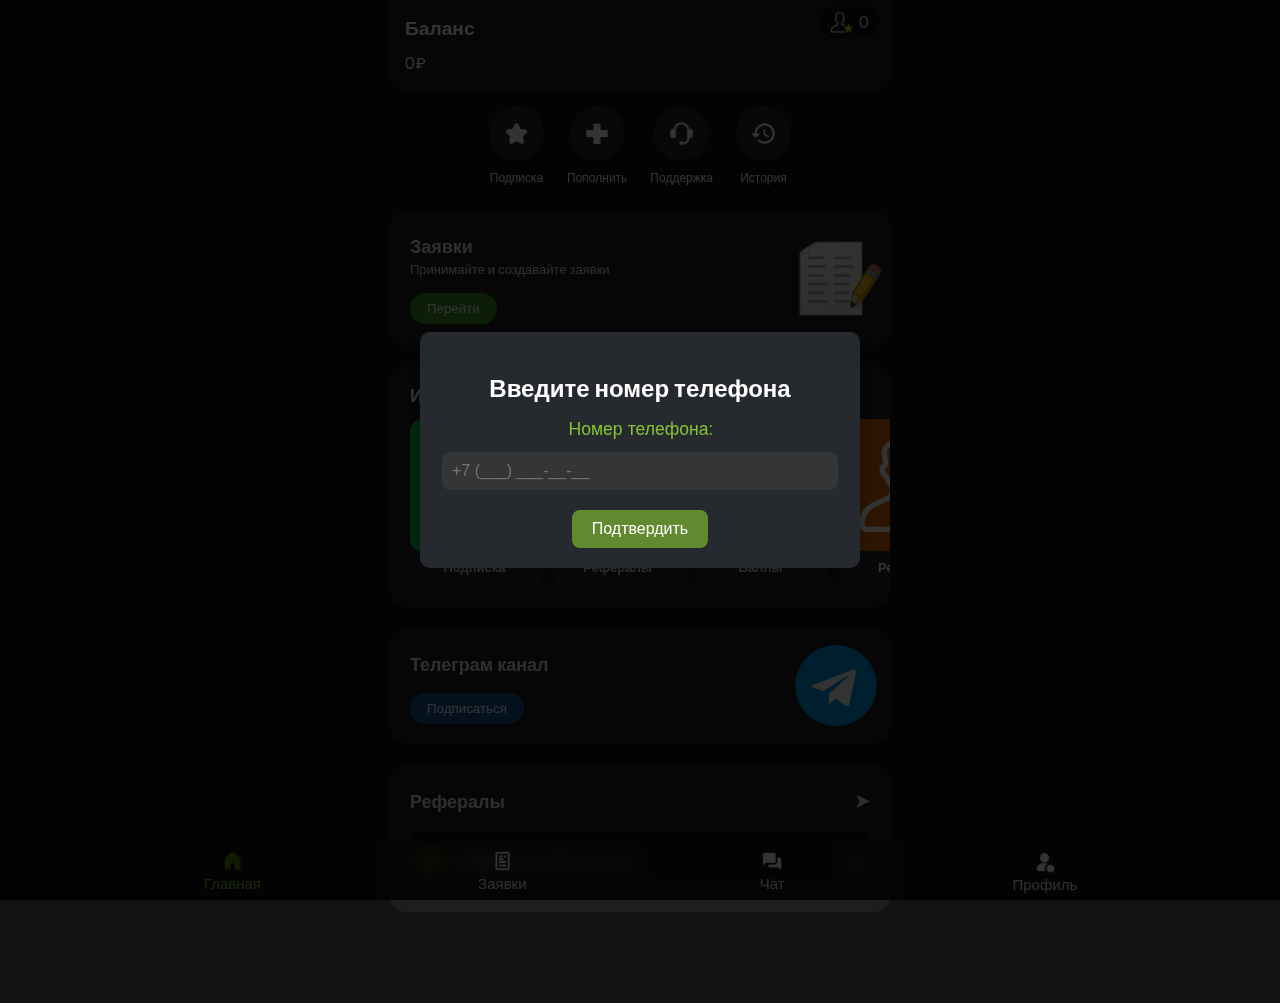
<file: index.html>
<!DOCTYPE html>
<html lang="ru">
<head>
  <meta charset="UTF-8">
  <meta name="viewport" content="width=device-width, initial-scale=1.0, maximum-scale=1.0, user-scalable=no">
  <title>GrandGruz</title>
  <link rel="stylesheet" href="css/index.css">
  <script defer src="java.js"></script>
  <script src="https://telegram.org/js/telegram-web-app.js"></script>
</head>
<body>


<div class="bottom-nav" style="z-index: 1000;">
  <button class="nav-btn" onclick="window.location.href='index.html'">
    <img src="image/home.png" style="filter: brightness(0%) invert(43%) sepia(78%) saturate(500%) hue-rotate(38deg) brightness(90%) contrast(101%);" alt="Главная" class="nav-icon"> <span style="color: #86C232;">Главная</span></button>
  <button class="nav-btn" onclick="window.location.href='zayv.html'">
    <img src="image/Zayavki.png" alt="Заявки" class="nav-icon"> Заявки
  </button>
  <button class="nav-btn" onclick="window.location.href='chat.html'">
    <img src="image/chat.png" alt="Чат" class="nav-icon"> Чат
  </button>
  <button class="nav-btn" onclick="window.location.href='prof.html'">
    <img src="image/profil.png" alt="Профиль" class="nav-icon profil-icon"> Профиль
  </button>
</div>



  <!-- Всплывающее меню для закрепления заявки -->
<div id="pin-menu" class="popup hidden">
  <p>Стоимость закрепления заявки<strong> 250 руб</strong>. Закрепить?</p>
  <button class="btn" id="pin-confirm-btn">Закрепить</button>
  <button class="btn" id="pin-cancel-btn">Отмена</button>
</div>

<!-- Всплывающее меню для отмены подписки -->
<div id="cancel-subscription-menu" class="popup hidden">
  <h3>Вы уверены, что хотите отменить подписку?</h3>
  <button class="btn" id="cancel-subscription-confirm-btn">Да</button>
  <button class="btn" id="cancel-subscription-cancel-btn">Нет</button>
</div>


  <div class="container" style="padding-bottom: 70px;"> 

    <!-- Главная страница -->
    <div id="home" class="page active">
<div class="balance-section">
  <h1>Баланс</h1>
  <p class="balance">0₽</p>
    <!-- Добавлен div с классом rating-info -->
  <div class="rating-info">
    <img src="image/rating.png" alt="Рейтинг">
    0
  </div> 
  
  <!-- Отображение активной подписки -->
  <div id="active-subscription" class="subscription-info"></div>

</div>

<div class="button-container">
    <div class="btn-wrapper">
        <button class="btn">
            <img src="image/sub2.png" alt="Подписка" class="btn-icon">
        </button>
        <span class="btn-text">Подписка</span>
    </div>
    <div class="btn-wrapper">
        <button class="btn" id="top-up-button">
            <img src="image/balance.png" alt="Пополнить баланс" class="btn-icon">
        </button>
        <span class="btn-text">Пополнить</span>
    </div>
    <div class="btn-wrapper">
        <button class="btn" id="support-btn">
            <img src="image/Support.png" alt="Поддержка" class="btn-icon">
        </button>
        <span class="btn-text">Поддержка</span>
    </div>
        <div class="btn-wrapper">
        <button class="btn" id="history-btn" onclick="window.location.href='info/hist.html'">
            <img src="image/history.png" alt="Исторрия" class="btn-icon">
        </button>
        <span class="btn-text">История</span>
    </div>


</div>



      <!-- Информация о компании и поддержке -->
      <div class="perexod-section">
  <div>
    <h2>Заявки</h2>
    <p> Принимайте и создавайте заявки </p>
      <button class="perexod-button" onclick="location.href='zayv.html'">Перейти</button>
  </div>
</div>

     

<div class="scrol-container">
  <h2>Информация</h2>
  <div class="scroll-wrapper">
    <button class="scroll-button scroll-left">&lt;</button>
    <div class="horizontal-scroll">
      <div class="card" onclick="window.location.href='info/subinfo.html'">
        <img src="image/1inf.png" alt="Информация/подписка">
        <h3>Подписка</h3>
      </div>
      <div class="card">
        <img src="image/2inf.png" alt="Рефералы">
        <h3>Рефералы</h3>
      </div>
      <div class="card">
        <img src="image/3inf.png" alt="Баллы">
        <h3>Баллы</h3>
      </div>
      <div class="card">
        <img src="image/4inf.png" alt="Рейтинг">
        <h3>Рейтинг</h3>
      </div>
    </div>
    <button class="scroll-button scroll-right">&gt;</button>
  </div>
</div>

<script>
document.addEventListener('DOMContentLoaded', function() {
  const scrollContainer = document.querySelector('.horizontal-scroll');
  const scrollLeftButton = document.querySelector('.scroll-left');
  const scrollRightButton = document.querySelector('.scroll-right');

  if (scrollLeftButton && scrollRightButton && scrollContainer) {
    scrollLeftButton.addEventListener('click', (event) => {
      event.preventDefault(); // Предотвращаем переход по ссылке, если это необходимо
      scrollContainer.scrollLeft -= 150;
    });

    scrollRightButton.addEventListener('click', (event) => {
      event.preventDefault(); // Предотвращаем переход по ссылке, если это необходимо
      scrollContainer.scrollLeft += 150;
    });
  }
});
</script>





      <div class="pod-section">
  <div>
    <h2>Телеграм канал</h2>
    <a href="https://t.me/GrandGruz" target="_blank">
      <button class="tgsub-button">Подписаться</button>
    </a>
  </div>
</div>

<div class="info-section" style="margin-bottom: 4%;">
  <div style="display: flex; align-items: center; justify-content: space-between;">
    <h2>Рефералы</h2>
    <h3 style="text-align: right;">➤</h3>
  </div>

  <div class="frens-section" style="background-color: rgb(0 0 0 / 39%); border: none; border-radius: 8px; display: flex; align-items: center;">
    <img src="image/ref.gif" alt="Рефка" class="ref-icon" style="width: 35px; height: auto; margin-right: 5px; margin-left: 5px;">
    <p><strong>Рефералов приглашено</strong></p>
    <p style="margin-left: auto;margin-right: 9px;font-size: 17px;"><strong>0</strong></p>
  </div>

</div>
    

<!-- Полноэкранное меню подписки -->
<div id="subscription-menu" class="fullscreen-menu hidden">
  <div class="menu-content">
    <h2>Выберите подписку</h2>

    <!-- Выбор типа подписки -->
    <label for="subscription-type">Тип подписки:</label>
    <select id="subscription-type">
      <option value="client">💎Заказчик+</option>
      <option value="mover">✨Грузчик+</option>
    </select>

    <!-- Выбор продолжительности подписки -->
    <label for="subscription-duration">Длительность:</label>
    <select id="subscription-duration">
      <option value="1">1 месяц</option>
      <option value="3">3 месяца</option>
      <option value="6">6 месяцев</option>
    </select>

<!-- Описание подписки -->
<div id="subscription-description" class="subscription-description"></div>

<!-- Стоимость подписки -->
<p id="subscription-price">Цена: 600 руб</p>

    <button class="btn" id="subscribe-confirm-btn">Подписаться</button>
    <button class="btn" id="subscribe-cancel-btn">Отмена</button>
  </div>
</div>

<!-- Всплывающее меню для пополнения баланса -->
<div id="top-up-menu" class="fullscreen-menu hidden">
  <div class="menu-content">
    <h2>Пополнить баланс</h2>
    
    <!-- Быстрый выбор суммы -->
    
    <!-- Поле ввода суммы пополнения -->
    <input type="number" id="top-up-amount" placeholder="Введите сумму" min="1" required>
        <div class="quick-amounts">
      <button class="quick-amount" data-amount="150">150</button>
      <button class="quick-amount" data-amount="250">250</button>
      <button class="quick-amount" data-amount="500">500</button>
      <button class="quick-amount" data-amount="1000">1000</button>
    </div>
    
    <!-- Кнопки подтверждения и отмены -->
    <button class="btn" id="top-up-confirm-btn">Пополнить</button>
    <button class="btn" id="top-up-cancel-btn">Отмена</button>
  </div>
</div>

<style>
.quick-amounts {
    display: flex;
    margin: 0px 2px;
    gap: 10px;
    margin-bottom: 15px;
}

.quick-amount {
    padding: 10px 15px;
    border: 1px solid #adadad;
    background-color: transparent;
    color: #ffffff;
    font-size: 15px;
    border-radius: 8px;
    cursor: pointer;
    transition: background-color 0.3s ease, color 0.3s ease;
}

.quick-amount:hover {
  background-color: #ffff;
  color: #000000;
}
</style>
<script>
document.querySelectorAll('.quick-amount').forEach(button => {
  button.addEventListener('click', function() {
    document.getElementById('top-up-amount').value = this.getAttribute('data-amount');
  });
});
</script>


        <div id="insufficient-funds-popup">
  Недостаточно средств. Пожалуйста, пополните баланс.
</div>

</body>
<div id="phone-modal" class="modal">
  <div class="modal-content">
    <h2>Введите номер телефона</h2>
    <label for="phone-input">Номер телефона:</label>
    <input type="text" id="phone-input" placeholder="+7 (___) ___-__-__" pattern="^\+?[78][-( ]?\d{3}[-) ]?\d{3}[- ]?\d{2}[- ]?\d{2}$" required>
    <button id="phone-submit-btn" class="btn">Подтвердить</button>
  </div>
</div>

</html>
</file>
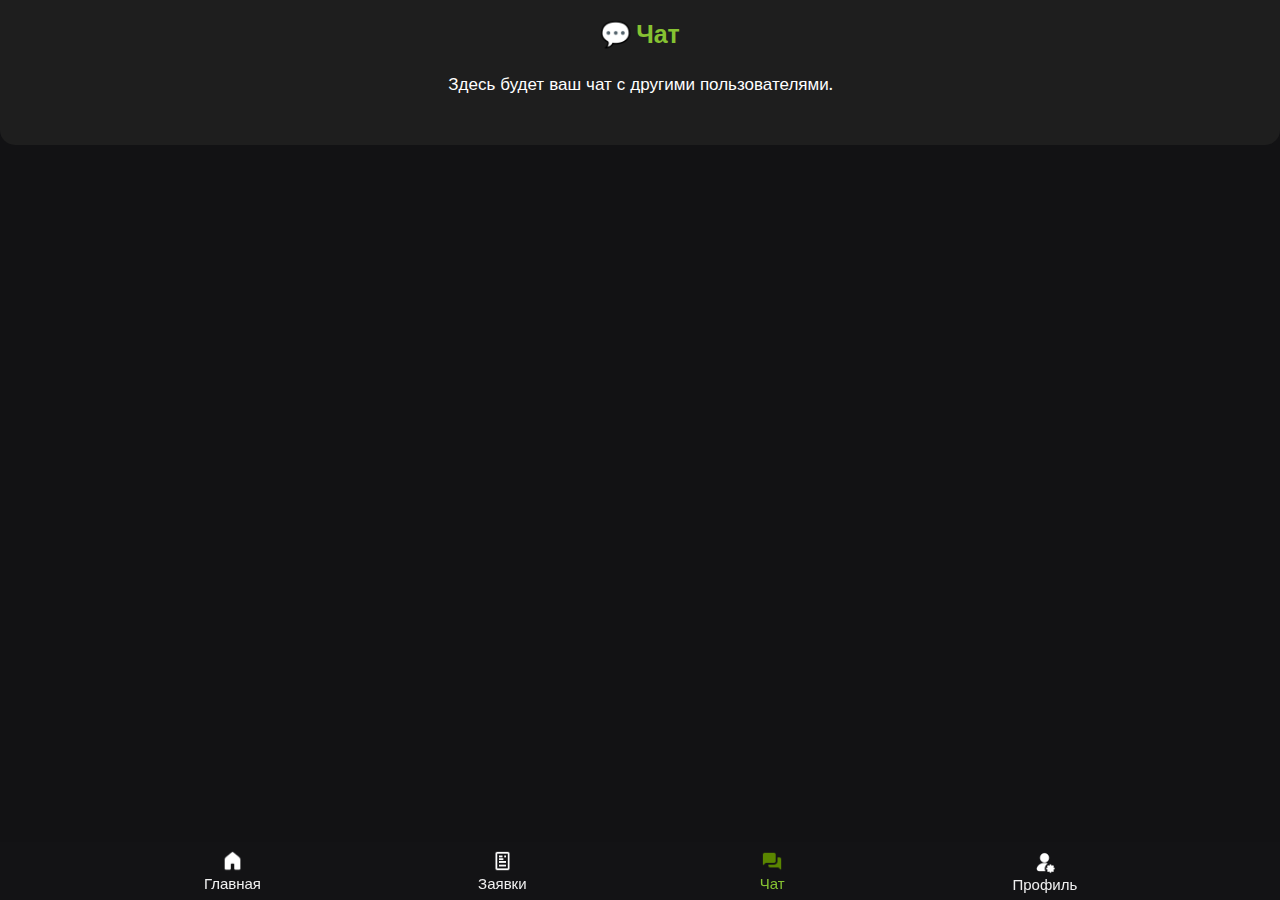
<file: chat.html>
<!DOCTYPE html>
<html lang="ru">
<head>
  <meta charset="UTF-8">
  <meta name="viewport" content="width=device-width, initial-scale=1.0, maximum-scale=1.0, user-scalable=no">
  <title>Чат</title>
  <link rel="stylesheet" href="css/chat.css">
  <script defer src="java.js"></script>
</head>
<body>

  <div id="chat">
    <h1>💬 Чат</h1>
    <p>Здесь будет ваш чат с другими пользователями.</p>
  </div>

  <div class="bottom-nav" style="z-index: 1000;">
    <button class="nav-btn" onclick="window.location.href='index.html'">
      <img src="image/home.png" alt="Главная" class="nav-icon"> Главная
    </button>
    <button class="nav-btn" onclick="window.location.href='zayv.html'">
      <img src="image/Zayavki.png" alt="Заявки" class="nav-icon"> Заявки 
    </button>
    <button class="nav-btn" onclick="window.location.href='chat.html'">
      <img src="image/chat.png" alt="Чат" style="filter: brightness(0%) invert(43%) sepia(78%) saturate(500%) hue-rotate(38deg) brightness(90%) contrast(101%);" class="nav-icon"> <span style="color: #86C232;">Чат</span>
    </button>
    <button class="nav-btn" onclick="window.location.href='prof.html'">
      <img src="image/profil.png" alt="Профиль" class="nav-icon profil-icon"> Профиль
    </button>
  </div>

</body>
</html>
</file>
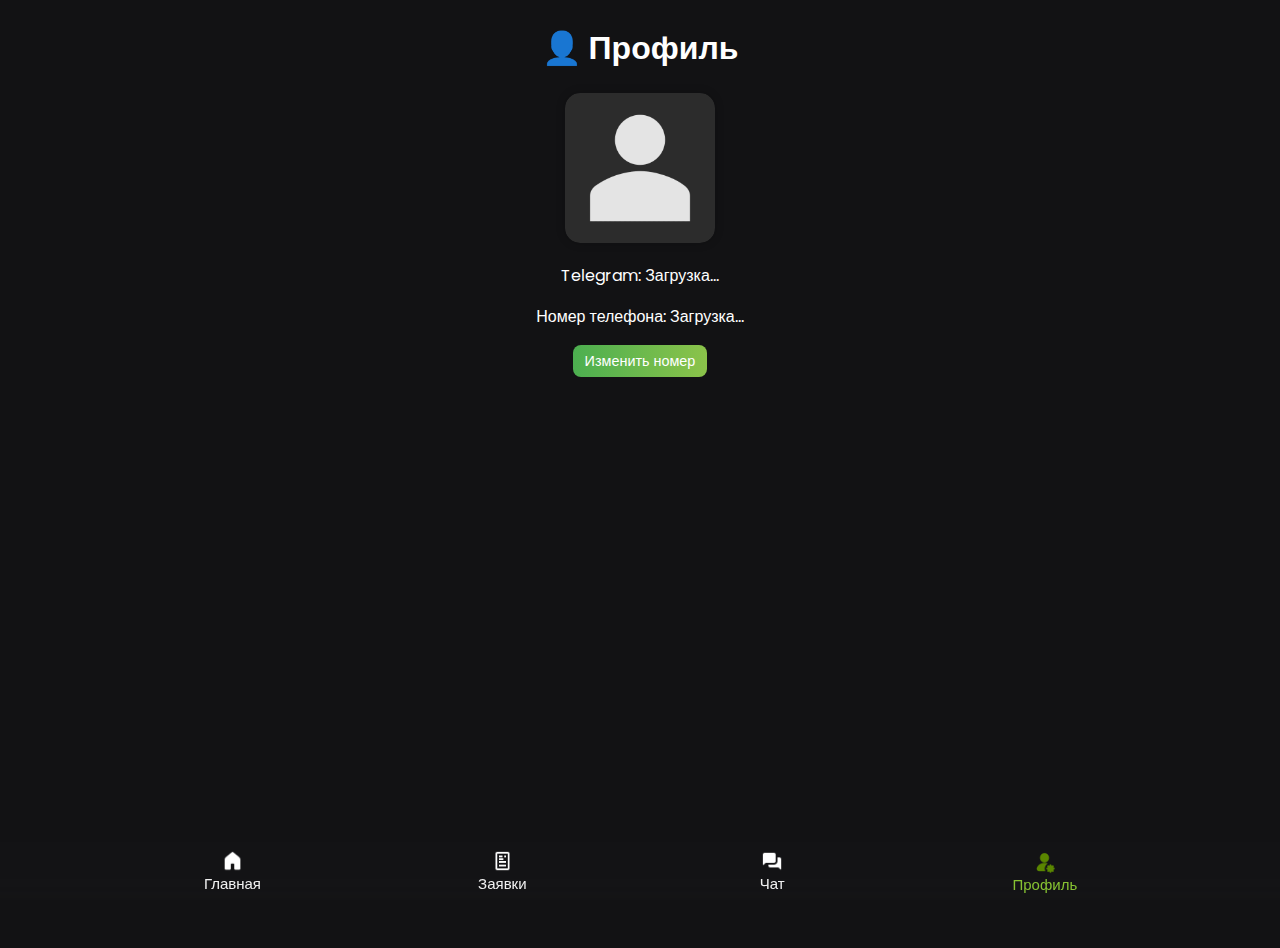
<file: prof.html>
<html lang="ru">
<head>
  <meta charset="UTF-8">
  <meta name="viewport" content="width=device-width, initial-scale=1.0">
  <title>Профиль</title>
  <link rel="stylesheet" href="css/prof.css">
  <script defer src="java.js"></script>
  <script src="https://telegram.org/js/telegram-web-app.js"></script>
</head>
<body>
  <div id="profile">
    <h1 style=" text-align: center;">👤 Профиль</h1>

    <!-- Контейнер для аватарки -->
    <div id="avatar-container">
      <img id="user-avatar" src="image/icon.png" alt="User Avatar">
    </div>
    <p style="text-align: center;">Telegram: <span id="user-name">Загрузка...</span></p>
    <p style="text-align: center;">Номер телефона: <span id="user-phone">Загрузка...</span></p>
    <button id="change-phone-btn" class="btn-small" style="text-align: center;">Изменить номер</button>
  </div>

  <div class="bottom-nav" style="z-index: 1000;">
    <button class="nav-btn" onclick="window.location.href='index.html'">
      <img src="image/home.png" alt="Главная" class="nav-icon"> Главная
    </button>
    <button class="nav-btn" onclick="window.location.href='zayv.html'">
      <img src="image/Zayavki.png" alt="Заявки" class="nav-icon"> Заявки
    </button>
    <button class="nav-btn" onclick="window.location.href='chat.html'">
      <img src="image/chat.png" alt="Чат" class="nav-icon"> Чат
    </button>
    <button class="nav-btn" onclick="window.location.href='prof.html'">
      <img src="image/profil.png" alt="Профиль" style="filter: brightness(0%) invert(43%) sepia(78%) saturate(500%) hue-rotate(38deg) brightness(90%) contrast(101%);" class="nav-icon profil-icon"> <span style="color: #86C232;">Профиль</span>
    </button>
  </div>
</body>
</html>
</file>
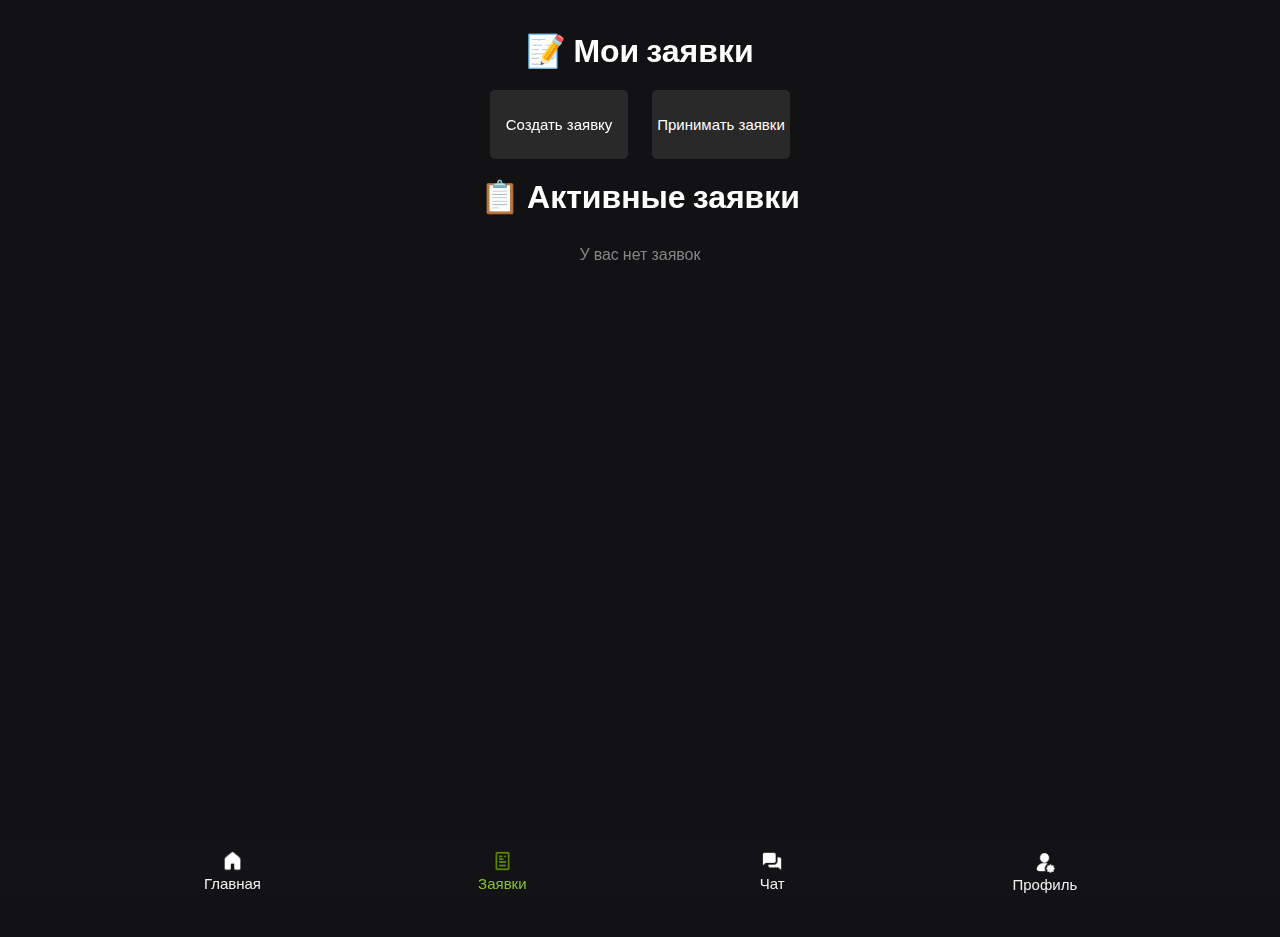
<file: zayv.html>
<!-- zayv.html -->
<!DOCTYPE html>
<html lang="ru">
<head>
  <meta charset="UTF-8">
  <meta name="viewport" content="width=device-width, initial-scale=1.0">
  <title>Заявки</title>
  <link rel="stylesheet" href="css/zayv.css">
  <script defer src="java.js"></script>
</head>
<body>
  
    <!-- Заявки -->
    <div id="orders">
      <h2 class="my-orders-title ">📝 Мои заявки</h2>
                <!-- Секция с заявками -->
    <div class="order-section">
    <button class="btn minimal-btn" id="create-order-btn"><span>Создать заявку</span></button>
    <button class="btn minimal-btn" id="accept-orders-btn"><span>Принимать заявки</span></button>
    </a>
</div>
      <h1 style="text-align: center;">📋 Активные заявки</h1> 
      <p id="no-orders-message" style="text-align: center; color: #848484;">У вас нет заявок</p> <!-- Сообщение при отсутствии заявок -->
    </div>



      <!-- Форма создания заявки -->
      <div id="create-order-form" class="order-form hidden full-screen">
        <h2>Создать заявку</h2>
        <form id="order-form">
          <!-- Поля формы заявки -->
          <label for="city">🏙️ Город:</label>
          <input type="text" id="city" placeholder="Введите город" required>
          <ul id="city-suggestions" class="hidden"></ul> <br>

          <label for="address">📍 Адрес:</label>
          <input type="text" id="address" placeholder="Введите адрес" required><br>

          <label for="task">📝 Задание:</label>
          <input type="text" id="task" placeholder="Описание задания" required><br>

          <label for="Dataz">📅 Дата:</label>
          <input type="text" id="Dataz" placeholder="Введите дату" required><br>

          <label for="start-time">⏰ Время начала:</label>
          <input type="text" id="start-time" placeholder="ЧЧ:ММ" pattern="^([0-1]?[0-9]|2[0-3]):[0-5][0-9]$" required>

          <label for="payment">💰 Оплата(руб/час):</label>
          <input type="number" id="payment" placeholder="Сумма оплаты" required><br>

          <label for="people">👥 Количество людей:</label>
          <input type="number" id="people" placeholder="Количество людей" required><br>

          <label for="comment">💬 Комментарий:</label>
          <textarea id="comment" placeholder="Дополнительные комментарии"></textarea><br>

          <button type="button" class="btn" id="submit-order-btn">Создать</button>
          <button type="button" class="btn" id="cancel-order-btn">Отмена</button>
        </form>
      </div>

  <div class="bottom-nav" style="z-index: 1000;">
    <button class="nav-btn" onclick="window.location.href='index.html'">
      <img src="image/home.png" alt="Главная" class="nav-icon"> Главная
    </button>
    <button class="nav-btn" onclick="window.location.href='zayv.html'">
      <img src="image/Zayavki.png" alt="Заявки" style="filter: brightness(0%) invert(43%) sepia(78%) saturate(500%) hue-rotate(38deg) brightness(90%) contrast(101%);" class="nav-icon"> <span style="color: #86C232;">Заявки</span>
    </button>
    <button class="nav-btn" onclick="window.location.href='chat.html'">
      <img src="image/chat.png" alt="Чат" class="nav-icon"> Чат
    </button>
    <button class="nav-btn" onclick="window.location.href='prof.html'">
      <img src="image/profil.png" alt="Профиль" class="nav-icon profil-icon"> Профиль
    </button>
  </div>
</body>
</html>
</file>
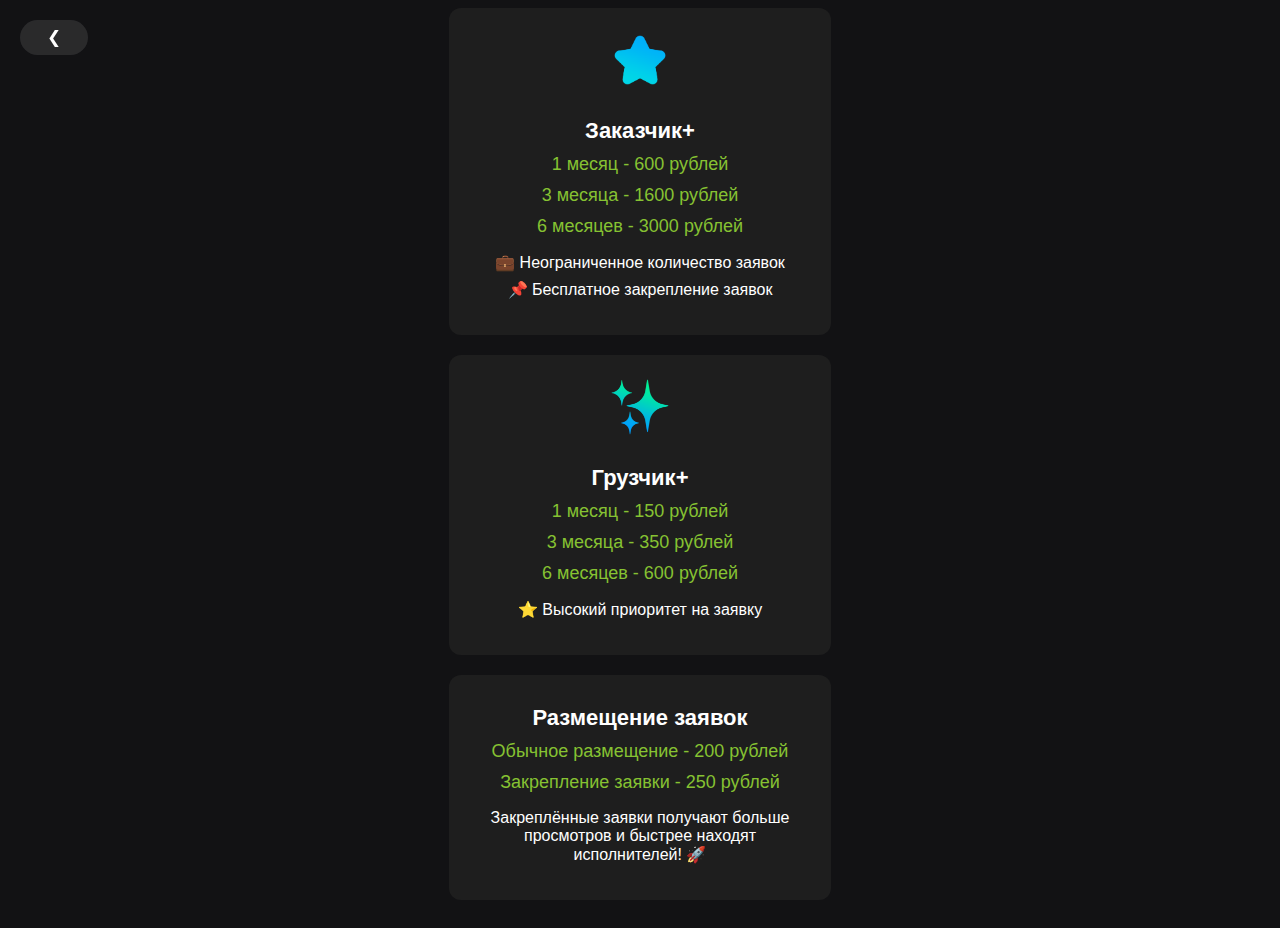
<file: info/subinfo.html>
<!DOCTYPE html>
<html lang="ru">
<head>
    <meta charset="UTF-8">
    <meta name="viewport" content="width=device-width, initial-scale=1.0">
    <title>Информация о подписке</title>
    <style>
        body {
            font-family: 'Poppins', sans-serif;
            background: rgb(18, 18, 20);
            color: #ffffff;
            transition: all 0.3s ease-in-out;
            min-height: 100vh;
            display: flex;
            flex-direction: column;
            align-items: center;
            justify-content: center;
        }

        * {
  -webkit-tap-highlight-color: transparent;
  -webkit-touch-callout: none;
  -webkit-user-select: none;
}

        .back-button {
            position: fixed;
            top: 20px;
            left: 20px;
            display: flex;
            align-items: center;
            text-decoration: none;
            color: #ffffff;
            font-size: 17px;
            background: rgba(255, 255, 255, 0.1);
            padding: 7px 27px;
            border-radius: 27px;
            transition: background 0.3s;
        }
        .back-button:hover {
            background: rgba(255, 255, 255, 0.2);
        }
        .container {
            max-width: 342px;
            width: 84%;
            padding: 20px;
            border-radius: 12px;
            background-color: rgb(30, 30, 30);
            text-align: center;
            margin-bottom: 20px;
        }
        .icon {
            width: 64px;
            height: 64px;
            margin-bottom: 12px;
        }
        h2 {
            margin: 10px 0;
            font-size: 22px;
        }
        .price {
            margin: 10px 0;
            font-size: 18px;
            color: #86C232;
        }
        .benefits {
            list-style: none;
            padding: 0;
        }
        .benefits li {
            margin: 8px 0;
        }
    </style>
</head>
<body>
    <a href="../index.html" class="back-button">❮</a>
    
    <div class="container">
        <img src="../image/S1.png" alt="Заказчик+" class="icon">
        <h2>Заказчик+</h2>
        <p class="price">1 месяц - 600 рублей</p>
        <p class="price">3 месяца - 1600 рублей</p>
        <p class="price">6 месяцев - 3000 рублей</p>
        <ul class="benefits">
            <li>💼 Неограниченное количество заявок</li>
            <li>📌 Бесплатное закрепление заявок</li>
        </ul>
    </div>

    <div class="container">
        <img src="../image/S2.png" alt="Грузчик+" class="icon">
        <h2>Грузчик+</h2>
        <p class="price">1 месяц - 150 рублей</p>
        <p class="price">3 месяца - 350 рублей</p>
        <p class="price">6 месяцев - 600 рублей</p>
        <ul class="benefits">
            <li>⭐ Высокий приоритет на заявку</li>
        </ul>
    </div>

    <div class="container">
        <h2>Размещение заявок</h2>
        <p class="price">Обычное размещение - 200 рублей</p>
        <p class="price">Закрепление заявки - 250 рублей</p>
        <p>Закреплённые заявки получают больше просмотров и быстрее находят исполнителей! 🚀</p>
    </div>
</body>
</html>
</file>
<file: css/index.css>
@import url('https://fonts.googleapis.com/css2?family=Poppins:wght@400;600&display=swap');
body {
  margin: -21px 0px;
  font-family: 'Poppins', sans-serif;
  background: rgb(18, 18, 20);
  color: #ffffff; 
  transition: all 0.3s ease-in-out;
  min-height: 100vh; 
  flex-direction: column; 
}
* {
  -webkit-tap-highlight-color: transparent;
  -webkit-touch-callout: none;
  -webkit-user-select: none;
}

/* Стили для модального окна */
.modal {
  display: flex;
  align-items: center;
  justify-content: center;
  position: fixed;
  top: 0;
  left: 0;
  width: 100%;
  height: 100%;
  background-color: rgba(0, 0, 0, 0.8);
  z-index: 1000;
  visibility: hidden;
  opacity: 0;
  transition: opacity 0.3s ease, visibility 0.3s ease;
}

.modal.show {
  visibility: visible;
  opacity: 1;
}

.modal-content {
  background-color: #262a2f;
  padding: 20px;
  border-radius: 10px;
  text-align: center;
  width: 90%;
  max-width: 400px;
  box-shadow: 0 4px 10px rgba(0, 0, 0, 0.3);
}

.modal-content h2 {
  color: #ffffff;
  margin-bottom: 10px;
}

.modal-content label {
  color: #86C232;
  font-size: 1.1em;
}

.modal-content input {
  width: 94%;
  padding: 10px;
  border-radius: 8px;
  border: none;
  background-color: #333537;
  color: #ffffff;
  margin: 10px 0 20px;
  font-size: 1em;
}

.modal-content .btn {
  background-color: #61892F;
  color: #ffffff;
  border: none;
  border-radius: 8px;
  padding: 10px 20px;
  font-size: 1em;
  cursor: pointer;
  transition: background-color 0.3s ease;
}

.modal-content .btn:hover {
  background-color: #86C232;
}


/* Insufficient Funds Popup */
#insufficient-funds-popup {
  display: none;
  position: fixed;
  top: 10%; /* Изменено на 10% от верха */
  left: 50%;
  transform: translateX(-50%); /* Изменено для центрирования по горизонтали */
  background-color: #313131; /* Dark red background */
  color: #ffffff;
  padding: 20px;
  width: 90%;
  max-width: 300px;
  border-radius: 12px;
  box-shadow: 0 8px 16px rgba(0, 0, 0, 0.3);
  text-align: center;
  font-size: 1.1em;
  /* Изменено для того, чтобы уведомление было поверх всех окон */
  z-index: 9999;  
  opacity: 0;
  visibility: hidden;
  transition: opacity 0.4s ease, transform 0.4s ease;
}

#insufficient-funds-popup.show {
  opacity: 1;
  visibility: visible;
  transform: translateX(-50%); /* Изменено для центрирования по горизонтали */
  display: block;
}

.container {
  max-width: 500px;
  text-align: center;
  margin: 20px auto;
  padding-bottom: 70px;
}

.balance-section {
    position: relative; /* Задаём позиционирование для родительского элемента */
    padding: 11px;
    background-color: rgb(30, 30, 30);
    display: flex;
    flex-direction: column;
    align-items: flex-start;
    justify-content: flex-start;
    border-radius: 0px 0px 15px 15px;
}

.balance-section h1 {
    margin: 4px;
    font-size: 1.2em;
}

.balance {
    font-size: 1em;
    margin: 4px;
}

.button-container {
    display: flex; /* Горизонтальное расположение кнопок */
    justify-content: center; /* Центрирование кнопок */
    gap: 23px; /* Расстояние между кнопками */
    margin-top: 15px; /* Отступ сверху */
}

.btn-wrapper {
    display: flex; /* Flexbox для кнопок и текста */
    flex-direction: column; /* Вертикальное выравнивание */
    align-items: center; /* Центрирование содержимого */
}

.button-container .btn {
    width: 55px;
    height: 55px;
    border-radius: 50%; /* Круглая форма */
    backdrop-filter: blur(18px) saturate(180%);
    -webkit-backdrop-filter: blur(18px) saturate(180%);
    background-color: rgb(41, 41, 41);
    color: #ffffff;
    cursor: pointer;
    display: flex; /* Flexbox для размещения изображения */
    align-items: center; /* Центрирование содержимого по вертикали */
    justify-content: center; /* Центрирование содержимого по горизонтали */
    transition: background-color 0.3s ease;
    padding: 0; /* Убираем внутренние отступы */
}

.button-container .btn:hover {
    background-color: #4b5159; /* Цвет при наведении */
}

.btn-icon {
    width: 50%; /* Уменьшение размера картинки на 80% */
    height: auto; /* Автоматическое сохранение пропорций */
}

.btn-text {
    margin-top: 8px; /* Отступ между кнопкой и текстом */
    font-size: 12px; /* Размер текста */
    color: #ffffff; /* Белый цвет текста */
    text-align: center; /* Выравнивание текста */
}



.button-container .btn span {
    margin-top: 8px; /* Расстояние между иконкой и текстом */
    font-size: 12px; /* Размер шрифта текста */
}


.button-container {

}

.rating-info {
    position: absolute;
    top: 8px;
    right: 11px;
    display: flex;
    align-items: center;
    gap: 5px;
    padding: 3px 10px;
    color: #e6e1e1;
    background-color: #121212;
    border-radius: 31px;
}

.rating-info img {
    width: 24px;
    height: 23px;
}

.btn-small {
  background-color: #61892F;
  color: #ffffff;
  border: none;
  border-radius: 5px;
  padding: 5px 10px;
  font-size: 0.9em;
  cursor: pointer;
  transition: background-color 0.3s ease;
  margin-left: 10px; /* Отступ слева */
}

.btn-small:hover {
  background-color: #86C232;
}
/* Всплывающее меню */
.fullscreen-menu {
  position: fixed;
  top: 0;
  left: 0;
  width: 100%;
  height: 100%;
  background-color: rgba(34, 38, 41, 0.95);
  display: flex;
  align-items: center;
  justify-content: center;
  z-index: 1000;
  opacity: 0;
  visibility: hidden;
  transition: opacity 0.4s ease, visibility 0.4s;
}

.fullscreen-menu.show {
  opacity: 1;
  visibility: visible;
}

/* Поле ввода и подсказки */
#city-suggestions-select {
  list-style: none;
  padding: 0;
  margin: 5px 0 0;
  position: absolute;
  background-color: #333537;
  color: #ffffff;
  border-radius: 8px;
  z-index: 100;
  max-height: 150px;
  overflow-y: auto;
  width: 90%; /* Совпадает с шириной поля ввода */
}

#city-suggestions-select li {
  padding: 8px 12px;
  cursor: pointer;
  transition: background-color 0.3s ease;
}

#city-suggestions-select li:hover {
  background-color: #61892F;
}

#city-input-select {
  width: 90%;
  padding: 10px;
  margin: 10px 0;
  border-radius: 8px;
  border: none;
  background-color: #333537;
  color: #ffffff;
}
/* Основные стили для кнопок */
.btn {
  padding: 10px 20px;
  font-size: 16px;
  border: none;
  border-radius: 8px;
  cursor: pointer;
  transition: background-color 0.3s ease, transform 0.2s ease;
}

.confirm-btn:hover {
  background-color: #45a049;
  transform: scale(1.05);
}


.cancel-btn:hover {
  background-color: #e53935;
  transform: scale(1.05);
}

/* Подсказки */
#city-suggestions-select {
  list-style: none;
  padding: 0;
  margin: 5px 0 0;
  background-color: #333537;
  color: #ffffff;
  border-radius: 8px;
  z-index: 100;
  max-height: 150px;
  overflow-y: auto;
  position: absolute;
  width: 90%;
}

#city-suggestions-select li {
  padding: 10px;
  cursor: pointer;
  transition: background-color 0.3s ease;
}

#city-suggestions-select li:hover {
  background-color: #4CAF50;
}


/* Кнопка пополнения баланса */
.top-up-btn {
  background-color: #61892F; /* Зелёный */
  border: none;
  padding: 15px;
  font-size: 1.5em;
  border-radius: 10px;
  cursor: pointer;
  transition: background-color 0.3s ease-in-out, box-shadow 0.3s ease-in-out;
  color: #fff;
}

.top-up-btn:hover {
  background-color: #86C232; /* Ярко-зелёный при наведении */
  box-shadow: 0 0 10px rgba(134, 194, 50, 0.6);
}
#top-up-menu .menu-content {
  padding: 25px;
  border-radius: 15px;
  max-width: 90%;
  width: 320px;
}

#top-up-menu h2 {
  font-size: 1.8em;
  color: #ffffff;
  margin-bottom: 20px;
  text-align: center; /* Заголовок по центру */
}

#top-up-menu label {
  color: #ffffff;
  font-weight: bold;
  margin-top: 10px;
  display: block;
}

#top-up-amount {
  padding: 12px;
  border-radius: 8px;
  border: none;
  background-color: #333537; /* Темно-серый фон для поля ввода */
  color: #ffffff;
  font-size: 1em;
  margin-top: 10px;
  margin-bottom: 20px;
  width: 91%;
}

#top-up-confirm-btn {
    width: 123px;
    padding: 10px;
    font-size: 1.1em;
    background-color: #61892f00;
    color: #53ed3c;
    border: none;
    border-radius: 8px;
    cursor: pointer;
    transition: background-color 0.3s ease;
    margin: 10px 1%;
    text-align: center;
}

#top-up-cancel-btn{ 
    width: 123px;
    padding: 10px;
    font-size: 1.1em;
    background-color: #61892f00;
    color: #fd0707;
    border: none;
    border-radius: 8px;
    cursor: pointer;
    transition: background-color 0.3s ease;
    margin: 10px 1%;
    text-align: center;
 }

#top-up-confirm-btn:hover {
  background-color: #86C232; /* Ярко-зелёный при наведении */
}

#top-up-cancel-btn {
  
}

#top-up-cancel-btn:hover {
  background-color: #aa402a; /* Ярко-красный при наведении */
}

/* Секция заявок */
.order-section {
    display: flex;
    flex-wrap: wrap;
    gap: 10px;
    justify-content: center;
}

.order-section .btn {
    width: 138px;
    height: 69px;
    aspect-ratio: 1 / 1;
    font-size: 15px;
    display: flex;
    justify-content: center;
    backdrop-filter: blur(18px) saturate(180%);
    -webkit-backdrop-filter: blur(18px) saturate(180%);
    background-color: rgb(41, 41, 41);
    border: 0px solid rgb(221 221 221 / 33%);
    border-radius: 5px;
    color: #ffffff;
    transition: background-color 0.3s ease;
    margin: -7px 7px;
    padding: 3px;
    margin-top: 20px;
    flex-direction: column;
    align-items: stretch;
}


.order-section .btn:hover {
    
}


/* Минималистичные кнопки */
.minimal-btn {
  background-color: transparent;
  color: #ffffff;
  border: 2px solid #61892F; /* Зелёная рамка */
  padding: 10px;
  font-size: 1.2em;
  border-radius: 8px;
  cursor: pointer;
  transition: background-color 0.3s ease, color 0.3s ease, transform 0.3s ease;
}

.minimal-btn:hover {
  transform: translateY(-5px);
}

/* Стили для формы заявки */
.order-form {
  background-color: #262627;
  padding: 18px;
  border-radius: 15px;
  box-shadow: 0 0 15px rgb(24 24 24 / 30%);
  margin: 20px auto;
  width: 332px;
  text-align: left;
}

.order-form label {
  color: #86C232; /* Ярко-зелёный для меток */
  font-weight: bold;
}

.order-form input,
.order-form select,
.order-form textarea {
  width: 305px;
  padding: 12px;
  margin: 10px 0;
  border-radius: 8px;
  border: none;
  background-color: #333537; /* Темно-серый фон полей */
  color: #ffffff;
}

.order-form textarea {
  resize: none;
  height: 100px;
}

.order-form .btn {
  width: 48%;
  margin: 10px 1%;
  background-color: #61892F;
  color: white;
  border: none;
  padding: 10px;
  font-size: 1.1em;
  border-radius: 8px;
  cursor: pointer;
  transition: background-color 0.3s ease;
}

.order-form .btn:hover {
  background-color: #86C232;
}


/* Всплывающее окно для уведомления */
.popup {
    position: fixed;
    top: 50%;
    left: 50%;
    transform: translate(-50%, -50%) d(0.8);
    background-color: #2b2e33;
    color: #ffffff;
    padding: 20px;
    width: 90%;
    max-width: 300px;
    border-radius: 12px;
    box-shadow: 0 8px 16px rgba(0, 0, 0, 0.3);
    text-align: center;
    font-size: 1.1em;
    z-index: 1000;
    opacity: 0;
    visibility: hidden;
    transition: opacity 0.4s ease, transform 0.4s ease;
}

.popup.show {
  opacity: 1;
  visibility: visible;
}

/* Стили для новых заявок */
.order-item {
  padding: 20px;
  width: 310px;
  background-color: rgb(30, 30, 30);
  color: #ffffff;
  border-radius: 12px;
  text-align: left;
  word-wrap: break-word;
  overflow-wrap: break-word;
  margin-bottom: 3%; /* Отступ снизу */
  transition: box-shadow 0.5s ease; /* Плавный переход для тени */
}

.order-item.unconfirmed {
  box-shadow: inset 0px 0px 20px 0px #ffff0075; /* Жёлтая тень для неподтвержденных заявок */
}

.order-item.confirmed {
  box-shadow: inset 0px 0px 20px 0px #008000b5; /* Зелёная тень для подтвержденных заявок */
  opacity: 1; /* Подтверждённые заявки остаются яркими */
}

.order-item p {
  margin: 5px 0;
}

.order-item hr {
  border: 1px solid #86C232;
}

/* Кнопка отмены заявки */
.cancel-btn {
  background-color: rgb(247 0 0 / 0%);
  border: 2px solid #ff5e5ed4;
  color: white;
  padding: 10px;
  border-radius: 5px;
  cursor: pointer;
  margin-top: 10px;
  transition: background-color 0.3s ease;
}

.cancel-btn:hover {
  background-color: #86C232;
}

/* Кнопки редактирования и подтверждения */
.edit-btn, .confirm-btn {
  background-color: #61892F;
  color: #ffffff;
  border: none;
  padding: 10px;
  margin-top: 10px;
  border-radius: 5px;
  cursor: pointer;
  transition: background-color 0.3s ease;
}

.edit-btn:hover, .confirm-btn:hover {
  background-color: #86C232;
}

/* Стили для заголовка "Мои заявки" */
.my-orders-title {
  font-size: 1.5em;
  color: #ffffff;
  margin-top: 10px;
  padding-bottom: 10px;
  text-align: center;
  display: inline-block;
  width: 100%;
}

/*  Чат */
#chat {
    padding: 20px;
    background-color: rgb(30, 30, 30);
    color: #ffffff;
    text-align: center;
    height: 126px;
    border-radius: 0px 0px 15px 15px;
}

#chat h1 {
  color: #86C232;
    font-size: 25px;
}

#chat p {
    margin-top: 15px;
    font-size: 17px;
}

/* Нижнее меню с эмодзи */
.bottom-nav {
    position: fixed;
    bottom: 0;
    width: 100%;
    display: flex;
    justify-content: space-around;
    background: rgb(23 23 25 / 37%);
    padding: 6px 0px; 
    z-index: 1000;
    justify-content: space-evenly;
    backdrop-filter: blur(9.2px);
    -webkit-backdrop-filter: blur(15.2px);
}

.nav-btn {
    background-color: transparent;
    border: none;
    color: #f0f0f0;
    font-size: 13.5px; /* Уменьшенный текст */
    transition: transform 0.3s ease, color 0.3s ease-in-out;
    display: inline-grid;
    align-content: center;
}

.nav-btn:hover {
    color: #86C232;
}

.nav-icon {
    filter: brightness(0) invert(1);
    width: 21.6px; /* Уменьшено на 10% */
    height: 21.6px; /* Уменьшено на 10% */
    vertical-align: middle;
    margin-right: 0px;
    margin: 0px 20.7px; /* Пропорционально уменьшено */
}

.nav-icon {
    filter: brightness(0) invert(1);
    width: 21.6px; /* Уменьшено на 10% */
    height: 21.6px; /* Уменьшено на 10% */
    vertical-align: middle;
    margin-right: 0px;
    margin: 0px 20.7px; /* Пропорционально уменьшено */
}

.nav-icon.profil-icon {
    width: 27px; /* Уменьшено на 10% */
    height: 27px;
}


/* Окрашивание активной иконки и текста */
.active-nav-btn {
    color: #86C232;
}

.active-nav-btn .nav-icon {
 filter: brightness(0) invert(43%) sepia(78%) saturate(500%) hue-rotate(38deg) brightness(90%) contrast(101%); /* Яркий зеленый фильтр */

}
.bottom-nav .nav-btn:hover .nav-icon {
  filter: brightness(0%) invert(43%) sepia(78%) saturate(500%) hue-rotate(38deg) brightness(90%) contrast(101%);
}



.nav-btn {
  background-color: transparent;
  border: none;
  color: #f0f0f0;
  font-size: 15px;
  transition: transform 0.3s ease, color 0.3s ease-in-out;
  display: inline-grid;
  align-content: space-around;
}

.nav-btn:hover {
  color: #86C232;
}

/* Блокировка страниц до регистрации */
.page {
  display: none;
}

.page.active {
  display: block;
}

/* Скрытый элемент */
.hidden {
  display: none;
}


.perexod-section {
  position: relative; /* Для позиционирования псевдоэлемента */
  padding: 20px;
  background-color: rgb(30, 30, 30);
  color: #ffffff;
  text-align: left;
  margin-bottom: 4%;
  border-radius: 15px;
  margin-top: 23px;

  display: flex;
  align-items: center;

  z-index: 1;

  overflow: hidden; /* Скрываем всё, что выходит за границы */
}


.perexod-section::before {
    content: '';
    position: absolute;
    top: 6px;
    left: 0;
    right: 0px;
    bottom: 0;
    background-image: url(../image/zayv.png);
    background-size: 99px;
    background-position: right center;
    background-repeat: no-repeat;
    z-index: -1;
    border-radius: 15px;
}

.perexod-content {
  display: flex;
  flex-direction: column;
  align-items: center; /* Центрируем элементы по вертикали */
}

.perexod-section h2, .perexod-section h3 {
    color: rgb(230 230 230);
    font-size: 18px;
    margin-bottom: 17px;
    margin-top: 3px;
}
.perexod-section p {
    color: rgb(230 230 230);
    font-size: 13px;
    margin-top: -17px;
}

.perexod-button {
    background-color: #3d912a;
    color: white;
    padding: 8px 17px;
    border: none;
    border-radius: 16px;
    margin-bottom: 2px;
    cursor: pointer;
    transition: background-color 0.3s ease;
}
.perexod-button:hover {
  background-color: #27c032;
}







.scrol-container {
  background-color: rgb(30, 30, 30);
  border-radius: 15px;
  padding-top: 20px;
  padding-bottom: 20px;
  
  color: #fff;
  margin-bottom: 4%;
  position: relative; /* Для позиционирования кнопок */
}

.scrol-container h2 {
  margin-bottom: 10px;
  margin-top: -4px;
  font-size: 18px;
  text-align: left;
  padding-left: 20px;
}

.scroll-wrapper {
  position: relative; /* Контейнер для кнопок и прокрутки */
}

.horizontal-scroll {
    display: flex;
    overflow-x: auto;
    scroll-behavior: smooth;
    padding-left: 20px;
    padding-bottom: 7px;
}

.horizontal-scroll::-webkit-scrollbar {
  display: none;
}

.card {
  flex: 0 0 auto;
  width: 133px;
  height: 168px;
  margin-right: 10px;
  border-radius: 16px;
  background-color: rgb(41, 41, 41);
  text-align: left;
  margin-bottom: -6px;
}

.card img {
  width: 99%;
  border-radius: 12px;
  margin-bottom: -7px;
}

.card h3 {
  font-size: 13px;
  text-align: center;
  margin-bottom: 4px;
  margin-top: -3px;
  margin-left: -4px;
  padding: 10px;
}

/* Стили для кнопок прокрутки */
.scroll-button {
  position: absolute;
  top: 40%;
  transform: translateY(-50%);
  background-color: rgb(0 0 0);
  color: white;
  border: none;
  padding: 10px 15px;
  margin: 5px;
  border-radius: 5px;
  cursor: pointer;
  z-index: 10; /* Чтобы были поверх контента */
  opacity: 0; /* Скрыты по умолчанию */
  transition: opacity 0.3s ease; /* Плавное появление */
}

.scrol-container:hover .scroll-button {
    opacity: 1; /* Появляются при наведении на контейнер */
}

.scroll-left {
  left: 0px;
}

.scroll-right {
  right: 0px;
}

/* Скрываем кнопки на мобильных устройствах */
@media (max-width: 768px) {
  .scroll-button {
    display: none;
  }
}

/* Дополнительные стили по вкусу */
.scroll-button:hover {
  background-color: rgba(0, 0, 0, 0.8);
}




.pod-section {
  position: relative; /* Для позиционирования псевдоэлемента */
  padding: 20px;
  background-color: rgb(30, 30, 30);
  color: #ffffff;
  text-align: left;
  margin-bottom: 4%;
  border-radius: 15px;

  /* Flexbox стили */
  display: flex;
  align-items: center;

  /* Чтобы содержимое было поверх псевдоэлемента */
  z-index: 1;

  /* Ограничиваем размеры блока, чтобы изображение не выходило за пределы */
  overflow: hidden; /* Скрываем всё, что выходит за границы */
}

/* Псевдоэлемент для размытого фона */
.pod-section::before {
    content: '';
    position: absolute;
    top: 0;
    left: 0;
    right: -19px;
    bottom: 0;
    background-image: url(../image/tglogo.png);
    background-size: 146px;
    background-position: right center;
    background-repeat: no-repeat;
    z-index: -1;
    border-radius: 15px;
}

.pod-content {
  display: flex;
  flex-direction: column;
  align-items: center; /* Центрируем элементы по вертикали */
}

.pod-section h2, .pod-section h3 {
    color: rgb(230 230 230);
    font-size: 18px;
    margin-top: 3px;
}

.tgsub-button {
  background-color: #1e57a1;
  color: white;
  padding: 8px 17px;
  border: none;
  border-radius: 16px;
  cursor: pointer;
  transition: background-color 0.3s ease;
}

.tgsub-button:hover {
  background-color: #006fff;
}

.info-section {
  padding: 20px;
  background-color: rgb(30, 30, 30);
  color: #ffffff;
  margin-bottom: 4%;
  border-radius: 15px;
}

.info-section h2, .info-section h3 {
    color: rgb(230 230 230);
    font-size: 18px;
    text-align: left;
    margin-top: 3px;
}

.info-section p {
    font-size: 15px;
    color: rgb(230 230 230);
    text-align: left; 
}


.fren-btn {
  background-color: #91453fc2;
  text-align: center;
  color: white;
  padding: 8px 17px;
  border: none;
  border-radius: 16px;
  margin-bottom: 16px;
  cursor: pointer;
  transition: background-color 0.3s ease;
}

.support-link {
  color: #1d7bbd;
  text-decoration: none;
  font-weight: bold;
  transition: color 0.3s ease;
}

.support-link:hover {
  color: #86C232;
}



/* Пример изменения цвета кнопки при активации */
.active-nav-btn {
  color: #86C232;
}

/* Убрать полосу прокрутки для всей страницы */
::-webkit-scrollbar {
  width: 0;
}

  /* Стили для уведомлений */
  .notification {
      position: fixed;
      top: 50%;
      left: 50%;
      transform: translate(-50%, -50%);
      background-color: #217a5d;
      color: #fff;
      padding: 10px 20px;
      border-radius: 5px;
      z-index: 1000;
      opacity: 0;
      transition: opacity 0.3s ease-in-out;
      box-shadow: inset 0px 0px 12px rgb(0 0 0 / 27%);
    }
    .order-item.fade-out {
  opacity: 0;
  transition: opacity 0.5s ease-out;
}


/* Кнопки подтверждения и отмены в всплывающем меню */
#pin-menu .btn {
  display: inline-block;
  padding: 10px 20px;
  background-color: #61892F; /* Основной зеленый */
  border: none;
  color: #ffffff;
  border-radius: 8px;
  margin: 5px;
  cursor: pointer;
  transition: background-color 0.3s;
}

#pin-menu .btn:hover {
  background-color: #86C232; /* Более яркий зеленый при наведении */
}

/* Отмена - кнопка с другим стилем */
#pin-cancel-btn {
  background-color: #b7381e; /* Темно-красный для отмены */
}

#pin-cancel-btn:hover {
  background-color: #ff4d4d; /* Ярко-красный при наведении */
}

@keyframes moveDownLeft {
  from {
    transform: translate(1px, 6px);
  }
  to {
    transform: translate(1px, 6px); /* Измените значения на нужные вам */
  }
}

/* Стили для полноэкранного меню подписки */
.fullscreen-menu {
  position: fixed;
  top: 0;
  left: 0;
  width: 100%;
  height: 100%;
  background-color: rgba(34, 38, 41, 0.95);
  color: #ffffff;
  display: flex;
  align-items: center;
  justify-content: center;
  z-index: 1000;
  opacity: 0;
  visibility: hidden;
  transition: opacity 0.4s ease, visibility 0.4s;
}

.fullscreen-menu.show {
  opacity: 1;
  visibility: visible;
}

.menu-content {
  text-align: center;
  padding: 30px;
  background-color: #232323;
  border-radius: 12px;
  max-width: 90%;
  width: 320px;
}

.menu-content h2 {
  font-size: 1.8em;
  color: #ffffff;
  margin-bottom: 20px;
}

.menu-content label {
  display: block;
  font-size: 1.1em;
  color: #86C232;
  margin-top: 15px;
  margin-bottom: 5px;
}

.menu-content select {
  width: 100%;
  padding: 10px;
  border-radius: 8px;
  border: none;
  background-color: #333537;
  color: #ffffff;
  font-size: 1em;
  margin-bottom: 20px;
}

#subscription-price {
  font-size: 1.2em;
  color: #ffffff;
  margin-bottom: 20px;
}

#subscribe-confirm-btn {
    width: 123px;
    padding: 10px;
    font-size: 1.1em;
    background-color: #61892f00;
    color: #53ed3c;
    border: none;
    border-radius: 8px;
    cursor: pointer;
    transition: background-color 0.3s ease;
    margin: 10px 1%;
    text-align: center;
}

#subscribe-cancel-btn {
    width: 123px;
    padding: 10px;
    font-size: 1.1em;
    background-color: #61892f00;
    color: #ed3c3c;
    border: none;
    border-radius: 8px;
    cursor: pointer;
    transition: background-color 0.3s ease;
    margin: 10px 1%;
    text-align: center;
}

#subscribe-confirm-btn:hover {
  background-color: #86C232;
}


#subscribe-cancel-btn:hover {
  background-color: #ff4d4d;
}

.subscription-description {
      padding: 7px;
    background-color: #262a2f;
    border-radius: 12px;
    box-shadow: inset 0px 0px 12px rgb(93 93 93 / 76%);
    margin-top: 15px;
}

.subscription-info {
    position: relative;
    background: linear-gradient(to right, #307834, #4b2a2a, #002e5d);
    background-size: 300% 100%; /* Увеличиваем размер градиента для эффекта */
    border-radius: 9px;
    text-align: center;
    color: #ffffff;
    font-weight: bold;
    font-size: 14px;
    animation: gradientFlow 3s cubic-bezier(0.27, 0.02, 0.76, 1.01) infinite;
}

/* Анимация переливающегося градиента */
@keyframes gradientFlow {
    0% {
        background-position: 0% 50%;
    }
    50% {
        background-position: 100% 50%;
    }
    100% {
        background-position: 0% 50%;
    }
}

.subscription-item {
    padding: 5px 10px;
    display: inline-block;
}


#cancel-subscription-menu,
#pin-menu {
  position: fixed;
  top: 50%;
  left: 50%;
  transform: translate(-50%, -50%); /* Центрирование по горизонтали и вертикали */
  background-color: #2b2e33;
  color: #ffffff;
  padding: 20px;
  width: 90%;
  max-width: 300px;
  border-radius: 12px;
  box-shadow: 0 8px 16px rgba(0, 0, 0, 0.3);
  text-align: center;
  font-size: 1.1em;
  z-index: 1000;
  opacity: 0;
  visibility: hidden;
  transition: opacity 0.4s ease, transform 0.4s ease;
}

#cancel-subscription-menu.show,
#pin-menu.show {
  opacity: 1;
  visibility: visible;
  transform: translate(-50%, -50%);
}


/* Кнопка "нет" */
#cancel-subscription-menu .btn {
    display: inline-block;
    padding: 10px 20px;
    border: none;
    color: #000000;
    border-radius: 8px;
    margin: 5px;
    cursor: pointer;
    transition: background-color 0.3s;
    background-color: #688f41;
    width: 100px;
    height: 46px;
}

/* Кнопка "Да" */
#cancel-subscription-confirm-btn {
    display: inline-block;
    padding: 10px 20px;
    border: none;
    color: #000000;
    border-radius: 8px;
    margin: 5px;
    cursor: pointer;
    transition: background-color 0.3s;
    background-color: #8f2f2f;
    width: 100px;
    height: 50px;

#cancel-subscription-confirm-btn:hover {
  background-color: #cc0000; /* Темнее красный при наведении */
}
</file>
<file: css/chat.css>
@import url('https://fonts.googleapis.com/css2?family=Poppins:wght@400;600&display=swap');
body {
  margin: -21px 0px;
  font-family: 'Poppins', sans-serif;
  background: rgb(18, 18, 20);
  color: #ffffff; 
  transition: all 0.3s ease-in-out;
  min-height: 100vh; 
  flex-direction: column; 
}

* {
  -webkit-tap-highlight-color: transparent;
  -webkit-touch-callout: none;
  -webkit-user-select: none;
}


/* Стили для модального окна */
.modal {
  display: flex;
  align-items: center;
  justify-content: center;
  position: fixed;
  top: 0;
  left: 0;
  width: 100%;
  height: 100%;
  background-color: rgba(0, 0, 0, 0.8);
  z-index: 1000;
  visibility: hidden;
  opacity: 0;
  transition: opacity 0.3s ease, visibility 0.3s ease;
}

.modal.show {
  visibility: visible;
  opacity: 1;
}

.modal-content {
  background-color: #262a2f;
  padding: 20px;
  border-radius: 10px;
  text-align: center;
  width: 90%;
  max-width: 400px;
  box-shadow: 0 4px 10px rgba(0, 0, 0, 0.3);
}

.modal-content h2 {
  color: #ffffff;
  margin-bottom: 10px;
}

.modal-content label {
  color: #86C232;
  font-size: 1.1em;
}

.modal-content input {
  width: 94%;
  padding: 10px;
  border-radius: 8px;
  border: none;
  background-color: #333537;
  color: #ffffff;
  margin: 10px 0 20px;
  font-size: 1em;
}

.modal-content .btn {
  background-color: #61892F;
  color: #ffffff;
  border: none;
  border-radius: 8px;
  padding: 10px 20px;
  font-size: 1em;
  cursor: pointer;
  transition: background-color 0.3s ease;
}

.modal-content .btn:hover {
  background-color: #86C232;
}


/* Insufficient Funds Popup */
#insufficient-funds-popup {
  display: none;
  position: fixed;
  top: 10%; /* Изменено на 10% от верха */
  left: 50%;
  transform: translateX(-50%); /* Изменено для центрирования по горизонтали */
  background-color: #313131; /* Dark red background */
  color: #ffffff;
  padding: 20px;
  width: 90%;
  max-width: 300px;
  border-radius: 12px;
  box-shadow: 0 8px 16px rgba(0, 0, 0, 0.3);
  text-align: center;
  font-size: 1.1em;
  /* Изменено для того, чтобы уведомление было поверх всех окон */
  z-index: 9999;  
  opacity: 0;
  visibility: hidden;
  transition: opacity 0.4s ease, transform 0.4s ease;
}

#insufficient-funds-popup.show {
  opacity: 1;
  visibility: visible;
  transform: translateX(-50%); /* Изменено для центрирования по горизонтали */
  display: block;
}

.container {
  max-width: 500px;
  text-align: center;
  margin: 20px auto;
  padding-bottom: 70px;
}

.balance-section {
    position: relative; /* Задаём позиционирование для родительского элемента */
    padding: 11px;
    background-color: rgb(30, 30, 30);
    display: flex;
    flex-direction: column;
    align-items: flex-start;
    justify-content: flex-start;
    border-radius: 0px 0px 15px 15px;
}

.balance-section h1 {
    margin: 4px;
    font-size: 1.2em;
}

.balance {
    font-size: 1em;
    margin: 4px;
}

.button-container {
    display: flex; /* Горизонтальное расположение кнопок */
    justify-content: center; /* Центрирование кнопок */
    gap: 23px; /* Расстояние между кнопками */
    margin-top: 15px; /* Отступ сверху */
}

.btn-wrapper {
    display: flex; /* Flexbox для кнопок и текста */
    flex-direction: column; /* Вертикальное выравнивание */
    align-items: center; /* Центрирование содержимого */
}

.button-container .btn {
    width: 55px;
    height: 55px;
    border-radius: 50%; /* Круглая форма */
    backdrop-filter: blur(18px) saturate(180%);
    -webkit-backdrop-filter: blur(18px) saturate(180%);
    background-color: rgb(41, 41, 41);
    color: #ffffff;
    cursor: pointer;
    display: flex; /* Flexbox для размещения изображения */
    align-items: center; /* Центрирование содержимого по вертикали */
    justify-content: center; /* Центрирование содержимого по горизонтали */
    transition: background-color 0.3s ease;
    padding: 0; /* Убираем внутренние отступы */
}

.button-container .btn:hover {
    background-color: #4b5159; /* Цвет при наведении */
}

.btn-icon {
    width: 50%; /* Уменьшение размера картинки на 80% */
    height: auto; /* Автоматическое сохранение пропорций */
}

.btn-text {
    margin-top: 8px; /* Отступ между кнопкой и текстом */
    font-size: 12px; /* Размер текста */
    color: #ffffff; /* Белый цвет текста */
    text-align: center; /* Выравнивание текста */
}



.button-container .btn span {
    margin-top: 8px; /* Расстояние между иконкой и текстом */
    font-size: 12px; /* Размер шрифта текста */
}


.button-container {

}



.popup.show {
  opacity: 1;
  visibility: visible;
}

/*  Чат */
#chat {
    padding: 20px;
    background-color: rgb(30, 30, 30);
    color: #ffffff;
    text-align: center;
    height: 126px;
    border-radius: 0px 0px 15px 15px;
}

#chat h1 {
  color: #86C232;
    font-size: 25px;
}

#chat p {
    margin-top: 15px;
    font-size: 17px;
}

/* Нижнее меню с эмодзи */
.bottom-nav {
    position: fixed;
    bottom: 0;
    width: 100%;
    display: flex;
    justify-content: space-around;
    background: rgb(23 23 25 / 37%);
    padding: 6px 0px; 
    z-index: 1000;
    justify-content: space-evenly;
    backdrop-filter: blur(9.2px);
    -webkit-backdrop-filter: blur(15.2px);
}

.nav-btn {
    background-color: transparent;
    border: none;
    color: #f0f0f0;
    font-size: 13.5px; /* Уменьшенный текст */
    transition: transform 0.3s ease, color 0.3s ease-in-out;
    display: inline-grid;
    align-content: center;
}

.nav-btn:hover {
    color: #86C232;
}

.nav-icon {
    filter: brightness(0) invert(1);
    width: 21.6px; /* Уменьшено на 10% */
    height: 21.6px; /* Уменьшено на 10% */
    vertical-align: middle;
    margin-right: 0px;
    margin: 0px 20.7px; /* Пропорционально уменьшено */
}

.nav-icon.profil-icon {
    width: 27px; /* Уменьшено на 10% */
    height: 27px;
}


/* Окрашивание активной иконки и текста */
.active-nav-btn {
    color: #86C232;
}

.active-nav-btn .nav-icon {
 filter: brightness(0) invert(43%) sepia(78%) saturate(500%) hue-rotate(38deg) brightness(90%) contrast(101%); /* Яркий зеленый фильтр */

}
.bottom-nav .nav-btn:hover .nav-icon {
  filter: brightness(0%) invert(43%) sepia(78%) saturate(500%) hue-rotate(38deg) brightness(90%) contrast(101%);
}



.nav-btn {
  background-color: transparent;
  border: none;
  color: #f0f0f0;
  font-size: 15px;
  transition: transform 0.3s ease, color 0.3s ease-in-out;
  display: inline-grid;
  align-content: space-around;
}

.nav-btn:hover {
  color: #86C232;
}
</file>
<file: css/prof.css>
@import url('https://fonts.googleapis.com/css2?family=Poppins:wght@400;600&display=swap');
body {
  margin: 24px 0px;
  font-family: 'Poppins', sans-serif;
  background: rgb(18, 18, 20);
  color: #ffffff; 
  transition: all 0.3s ease-in-out;
  min-height: 100vh; 
  flex-direction: column;
  text-align: center;
}

* {
  -webkit-tap-highlight-color: transparent;
  -webkit-touch-callout: none;
  -webkit-user-select: none;
}

.container {
  max-width: 500px;
  text-align: center;
  margin: 20px auto;
  padding-bottom: 70px;
}


.btn-small {
    background: linear-gradient(90deg, #4CAF50, #8BC34A);
    color: #fff;
    border: none;
    border-radius: 8px;
    padding: 8px 12px;
    font-size: 0.9em;
    cursor: pointer;
    transition: background 0.3s ease, transform 0.2s ease;
}

.btn-small:hover {
  background-color: #86C232;
}

/* Основные стили для кнопок */
.btn {
  padding: 10px 20px;
  font-size: 16px;
  border: none;
  border-radius: 8px;
  cursor: pointer;
  transition: background-color 0.3s ease, transform 0.2s ease;
}

.confirm-btn:hover {
  background-color: #45a049;
  transform: scale(1.05);
}


.cancel-btn:hover {
  background-color: #e53935;
  transform: scale(1.05);
}



/* Нижнее меню с эмодзи */
.bottom-nav {
    position: fixed;
    bottom: 0;
    width: 100%;
    display: flex;
    justify-content: space-around;
    background: rgb(23 23 25 / 37%);
    padding: 6px 0px; 
    z-index: 1000;
    justify-content: space-evenly;
    backdrop-filter: blur(9.2px);
    -webkit-backdrop-filter: blur(15.2px);
}

.nav-btn {
    background-color: transparent;
    border: none;
    color: #f0f0f0;
    font-size: 13.5px; /* Уменьшенный текст */
    transition: transform 0.3s ease, color 0.3s ease-in-out;
    display: inline-grid;
    align-content: center;
}

.nav-btn:hover {
    color: #86C232;
}

.nav-icon {
    filter: brightness(0) invert(1);
    width: 21.6px; /* Уменьшено на 10% */
    height: 21.6px; /* Уменьшено на 10% */
    vertical-align: middle;
    margin-right: 0px;
    margin: 0px 20.7px; /* Пропорционально уменьшено */
}

.nav-icon.profil-icon {
    width: 27px; /* Уменьшено на 10% */
    height: 27px;
}


/* Окрашивание активной иконки и текста */
.active-nav-btn {
    color: #86C232;
}

.active-nav-btn .nav-icon {
 filter: brightness(0) invert(43%) sepia(78%) saturate(500%) hue-rotate(38deg) brightness(90%) contrast(101%); /* Яркий зеленый фильтр */

}
.bottom-nav .nav-btn:hover .nav-icon {
  filter: brightness(0%) invert(43%) sepia(78%) saturate(500%) hue-rotate(38deg) brightness(90%) contrast(101%);
}

.nav-btn {
  background-color: transparent;
  border: none;
  color: #f0f0f0;
  font-size: 15px;
  transition: transform 0.3s ease, color 0.3s ease-in-out;
  display: inline-grid;
  align-content: space-around;
}

.nav-btn:hover {
  color: #86C232;
}


/* Контейнер для аватара */
#avatar-container {
  width: 150px;
  height: 150px;
  border-radius: 15px; /* Закругленные края */
  overflow: hidden;
  margin: 20px auto;
  box-shadow: 0 0 10px rgba(0, 0, 0, 0.2); /* Легкая тень */
}

/* Стили для изображения аватара */
#user-avatar {
  width: 100%;
  height: 100%;
  object-fit: cover;
  border-radius: 15px; /* Закругленные края изображения */
}


/* Пример изменения цвета кнопки при активации */
.active-nav-btn {
  color: #86C232;
}

/* Убрать полосу прокрутки для всей страницы */
::-webkit-scrollbar {
  width: 0;
}


/* Отмена - кнопка с другим стилем */
#pin-cancel-btn {
  background-color: #b7381e; /* Темно-красный для отмены */
}

#pin-cancel-btn:hover {
  background-color: #ff4d4d; /* Ярко-красный при наведении */
}

@keyframes moveDownLeft {
  from {
    transform: translate(1px, 6px);
  }
  to {
    transform: translate(1px, 6px); /* Измените значения на нужные вам */
  }
}
</file>
<file: css/zayv.css>
@import url('https://fonts.googleapis.com/css2?family=Poppins:wght@400;600&display=swap');
body {
  margin: 10px 0px;
  font-family: 'Poppins', sans-serif;
  background: rgb(18, 18, 20);
  color: #ffffff; 
  transition: all 0.3s ease-in-out;
  min-height: 100vh; 
  flex-direction: column; 
}

* {
  -webkit-tap-highlight-color: transparent;
  -webkit-touch-callout: none;
  -webkit-user-select: none;
}

/* Стили для модального окна */
.modal {
  display: flex;
  align-items: center;
  justify-content: center;
  position: fixed;
  top: 0;
  left: 0;
  width: 100%;
  height: 100%;
  background-color: rgba(0, 0, 0, 0.8);
  z-index: 1000;
  visibility: hidden;
  opacity: 0;
  transition: opacity 0.3s ease, visibility 0.3s ease;
}

.modal.show {
  visibility: visible;
  opacity: 1;
}

.modal-content {
  background-color: #262a2f;
  padding: 20px;
  border-radius: 10px;
  text-align: center;
  width: 90%;
  max-width: 400px;
  box-shadow: 0 4px 10px rgba(0, 0, 0, 0.3);
}

.modal-content h2 {
  color: #ffffff;
  margin-bottom: 10px;
}

.modal-content label {
  color: #86C232;
  font-size: 1.1em;
}

.modal-content input {
  width: 94%;
  padding: 10px;
  border-radius: 8px;
  border: none;
  background-color: #333537;
  color: #ffffff;
  margin: 10px 0 20px;
  font-size: 1em;
}

.modal-content .btn {
  background-color: #61892F;
  color: #ffffff;
  border: none;
  border-radius: 8px;
  padding: 10px 20px;
  font-size: 1em;
  cursor: pointer;
  transition: background-color 0.3s ease;
}

.modal-content .btn:hover {
  background-color: #86C232;
}


/* Insufficient Funds Popup */
#insufficient-funds-popup {
  display: none;
  position: fixed;
  top: 10%; /* Изменено на 10% от верха */
  left: 50%;
  transform: translateX(-50%); /* Изменено для центрирования по горизонтали */
  background-color: #313131; /* Dark red background */
  color: #ffffff;
  padding: 20px;
  width: 90%;
  max-width: 300px;
  border-radius: 12px;
  box-shadow: 0 8px 16px rgba(0, 0, 0, 0.3);
  text-align: center;
  font-size: 1.1em;
  /* Изменено для того, чтобы уведомление было поверх всех окон */
  z-index: 9999;  
  opacity: 0;
  visibility: hidden;
  transition: opacity 0.4s ease, transform 0.4s ease;
}

#insufficient-funds-popup.show {
  opacity: 1;
  visibility: visible;
  transform: translateX(-50%); /* Изменено для центрирования по горизонтали */
  display: block;
}

.container {
  max-width: 500px;
  text-align: center;
  margin: 20px auto;
  padding-bottom: 70px;
}

.balance-section {
    position: relative; /* Задаём позиционирование для родительского элемента */
    padding: 11px;
    background-color: rgb(30, 30, 30);
    display: flex;
    flex-direction: column;
    align-items: flex-start;
    justify-content: flex-start;
    border-radius: 0px 0px 15px 15px;
}

.balance-section h1 {
    margin: 4px;
    font-size: 1.2em;
}

.balance {
    font-size: 1em;
    margin: 4px;
}

.button-container {
    display: flex; /* Горизонтальное расположение кнопок */
    justify-content: center; /* Центрирование кнопок */
    gap: 23px; /* Расстояние между кнопками */
    margin-top: 15px; /* Отступ сверху */
}

.btn-wrapper {
    display: flex; /* Flexbox для кнопок и текста */
    flex-direction: column; /* Вертикальное выравнивание */
    align-items: center; /* Центрирование содержимого */
}

.button-container .btn {
    width: 55px;
    height: 55px;
    border-radius: 50%; /* Круглая форма */
    backdrop-filter: blur(18px) saturate(180%);
    -webkit-backdrop-filter: blur(18px) saturate(180%);
    background-color: rgb(41, 41, 41);
    color: #ffffff;
    cursor: pointer;
    display: flex; /* Flexbox для размещения изображения */
    align-items: center; /* Центрирование содержимого по вертикали */
    justify-content: center; /* Центрирование содержимого по горизонтали */
    transition: background-color 0.3s ease;
    padding: 0; /* Убираем внутренние отступы */
}

.button-container .btn:hover {
    background-color: #4b5159; /* Цвет при наведении */
}

.btn-icon {
    width: 50%; /* Уменьшение размера картинки на 80% */
    height: auto; /* Автоматическое сохранение пропорций */
}

.btn-text {
    margin-top: 8px; /* Отступ между кнопкой и текстом */
    font-size: 12px; /* Размер текста */
    color: #ffffff; /* Белый цвет текста */
    text-align: center; /* Выравнивание текста */
}



.button-container .btn span {
    margin-top: 8px; /* Расстояние между иконкой и текстом */
    font-size: 12px; /* Размер шрифта текста */
}


.button-container {

}

.rating-info {
    position: absolute;
    top: 8px;
    right: 1px;
    display: flex;
    align-items: center;
    gap: 5px;
    padding: 5px 10px;
    color: #e6e1e1;
}

.rating-info img {
    width: 24px;
    height: 23px;
}

.btn-small {
  background-color: #61892F;
  color: #ffffff;
  border: none;
  border-radius: 5px;
  padding: 5px 10px;
  font-size: 0.9em;
  cursor: pointer;
  transition: background-color 0.3s ease;
  margin-left: 10px; /* Отступ слева */
}

.btn-small:hover {
  background-color: #86C232;
}
/* Всплывающее меню */
.fullscreen-menu {
  position: fixed;
  top: 0;
  left: 0;
  width: 100%;
  height: 100%;
  background-color: rgba(34, 38, 41, 0.95);
  display: flex;
  align-items: center;
  justify-content: center;
  z-index: 1000;
  opacity: 0;
  visibility: hidden;
  transition: opacity 0.4s ease, visibility 0.4s;
}

.fullscreen-menu.show {
  opacity: 1;
  visibility: visible;
}

/* Поле ввода и подсказки */
#city-suggestions-select {
  list-style: none;
  padding: 0;
  margin: 5px 0 0;
  position: absolute;
  background-color: #333537;
  color: #ffffff;
  border-radius: 8px;
  z-index: 100;
  max-height: 150px;
  overflow-y: auto;
  width: 90%; /* Совпадает с шириной поля ввода */
}

#city-suggestions-select li {
  padding: 8px 12px;
  cursor: pointer;
  transition: background-color 0.3s ease;
}

#city-suggestions-select li:hover {
  background-color: #61892F;
}

#city-input-select {
  width: 90%;
  padding: 10px;
  margin: 10px 0;
  border-radius: 8px;
  border: none;
  background-color: #333537;
  color: #ffffff;
}
/* Основные стили для кнопок */
.btn {
  padding: 10px 20px;
  font-size: 16px;
  border: none;
  border-radius: 8px;
  cursor: pointer;
  transition: background-color 0.3s ease, transform 0.2s ease;
}

.confirm-btn:hover {
  background-color: #45a049;
  transform: scale(1.05);
}


.cancel-btn:hover {
  background-color: #e53935;
  transform: scale(1.05);
}

/* Подсказки */
#city-suggestions-select {
  list-style: none;
  padding: 0;
  margin: 5px 0 0;
  background-color: #333537;
  color: #ffffff;
  border-radius: 8px;
  z-index: 100;
  max-height: 150px;
  overflow-y: auto;
  position: absolute;
  width: 90%;
}

#city-suggestions-select li {
  padding: 10px;
  cursor: pointer;
  transition: background-color 0.3s ease;
}

#city-suggestions-select li:hover {
  background-color: #4CAF50;
}


/* Кнопка пополнения баланса */
.top-up-btn {
  background-color: #61892F; /* Зелёный */
  border: none;
  padding: 15px;
  font-size: 1.5em;
  border-radius: 10px;
  cursor: pointer;
  transition: background-color 0.3s ease-in-out, box-shadow 0.3s ease-in-out;
  color: #fff;
}

.top-up-btn:hover {
  background-color: #86C232; /* Ярко-зелёный при наведении */
  box-shadow: 0 0 10px rgba(134, 194, 50, 0.6);
}
#top-up-menu .menu-content {
  text-align: left; /* Выравнивание текста по левому краю */
  padding: 25px;
  background-color: #262a2f; /* Тёмно-серый фон */
  border-radius: 15px;
  box-shadow:  0 0 15px rgb(0 0 0 / 30%);
  max-width: 90%;
  width: 320px;
}

#top-up-menu h2 {
  font-size: 1.8em;
  color: #ffffff;
  margin-bottom: 20px;
  text-align: center; /* Заголовок по центру */
}

#top-up-menu label {
  color: #86C232; /* Ярко-зелёный для меток */
  font-weight: bold;
  margin-top: 10px;
  display: block;
}

#top-up-amount {
  padding: 12px;
  border-radius: 8px;
  border: none;
  background-color: #333537; /* Темно-серый фон для поля ввода */
  color: #ffffff;
  font-size: 1em;
  margin-top: 10px;
  margin-bottom: 20px;
}

#top-up-confirm-btn,
#top-up-cancel-btn {
  width: 123px;
  padding: 10px;
  font-size: 1.1em;
  background-color: #61892F; /* Зелёный цвет для кнопок */
  color: #ffffff;
  border: none;
  border-radius: 8px;
  cursor: pointer;
  transition: background-color 0.3s ease;
  margin: 10px 1%;
  text-align: center;
}

#top-up-confirm-btn:hover {
  background-color: #86C232; /* Ярко-зелёный при наведении */
}

#top-up-cancel-btn {
  background-color: #b7381e; /* Красный цвет для кнопки отмены */
}

#top-up-cancel-btn:hover {
  background-color: #ff4d4d; /* Ярко-красный при наведении */
}

/* Секция заявок */
.order-section {
    display: flex;
    flex-wrap: wrap;
    gap: 10px;
    justify-content: center;
}

.order-section .btn {
    width: 138px;
    height: 69px;
    aspect-ratio: 1 / 1;
    font-size: 15px;
    display: flex;
    justify-content: center;
    backdrop-filter: blur(18px) saturate(180%);
    -webkit-backdrop-filter: blur(18px) saturate(180%);
    background-color: rgb(41, 41, 41);
    border: 0px solid rgb(221 221 221 / 33%);
    border-radius: 5px;
    color: #ffffff;
    transition: background-color 0.3s ease;
    margin: -7px 7px;
    padding: 3px;
    margin-top: 20px;
    flex-direction: column;
    align-items: stretch;
}


.order-section .btn:hover {
    
}


/* Минималистичные кнопки */
.minimal-btn {
  background-color: transparent;
  color: #ffffff;
  border: 2px solid #61892F; /* Зелёная рамка */
  padding: 10px;
  font-size: 1.2em;
  border-radius: 8px;
  cursor: pointer;
  transition: background-color 0.3s ease, color 0.3s ease, transform 0.3s ease;
}

.minimal-btn:hover {
  transform: translateY(-5px);
}

/* Стили для формы заявки */
.order-form {
  background-color: #262627;
  padding: 18px;
  border-radius: 15px;
  box-shadow: 0 0 15px rgb(24 24 24 / 30%);
  margin: 20px auto;
  width: 332px;
  text-align: left;
}

.order-form label {
  color: #86C232; /* Ярко-зелёный для меток */
  font-weight: bold;
}

.order-form input,
.order-form select,
.order-form textarea {
  width: 305px;
  padding: 12px;
  margin: 10px 0;
  border-radius: 8px;
  border: none;
  background-color: #333537; /* Темно-серый фон полей */
  color: #ffffff;
}

.order-form textarea {
  resize: none;
  height: 100px;
}

.order-form .btn {
  width: 48%;
  margin: 10px 1%;
  background-color: #61892F;
  color: white;
  border: none;
  padding: 10px;
  font-size: 1.1em;
  border-radius: 8px;
  cursor: pointer;
  transition: background-color 0.3s ease;
}

.order-form .btn:hover {
  background-color: #86C232;
}


/* Всплывающее окно для уведомления */
.popup {
    position: fixed;
    top: 50%;
    left: 50%;
    transform: translate(-50%, -50%) d(0.8);
    background-color: #2b2e33;
    color: #ffffff;
    padding: 20px;
    width: 90%;
    max-width: 300px;
    border-radius: 12px;
    box-shadow: 0 8px 16px rgba(0, 0, 0, 0.3);
    text-align: center;
    font-size: 1.1em;
    z-index: 1000;
    opacity: 0;
    visibility: hidden;
    transition: opacity 0.4s ease, transform 0.4s ease;
}

.popup.show {
  opacity: 1;
  visibility: visible;
}

/* Стили для новых заявок */
.order-item {
  padding: 20px;
  width: 310px;
  background-color: rgb(30, 30, 30);
  color: #ffffff;
  border-radius: 12px;
  text-align: left;
  word-wrap: break-word;
  overflow-wrap: break-word;
  margin-bottom: 3%; /* Отступ снизу */
  transition: box-shadow 0.5s ease; /* Плавный переход для тени */
}

.order-item.unconfirmed {
  box-shadow: inset 0px 0px 20px 0px #ffff0075; /* Жёлтая тень для неподтвержденных заявок */
}

.order-item.confirmed {
  box-shadow: inset 0px 0px 20px 0px #008000b5; /* Зелёная тень для подтвержденных заявок */
  opacity: 1; /* Подтверждённые заявки остаются яркими */
}

.order-item p {
  margin: 5px 0;
}

.order-item hr {
  border: 1px solid #86C232;
}

/* Кнопка отмены заявки */
.cancel-btn {
  background-color: rgb(247 0 0 / 0%);
  border: 2px solid #ff5e5ed4;
  color: white;
  padding: 10px;
  border-radius: 5px;
  cursor: pointer;
  margin-top: 10px;
  transition: background-color 0.3s ease;
}

.cancel-btn:hover {
  background-color: #86C232;
}

/* Кнопки редактирования и подтверждения */
.edit-btn, .confirm-btn {
  background-color: #61892F;
  color: #ffffff;
  border: none;
  padding: 10px;
  margin-top: 10px;
  border-radius: 5px;
  cursor: pointer;
  transition: background-color 0.3s ease;
}

.edit-btn:hover, .confirm-btn:hover {
  background-color: #86C232;
}

/* Стили для заголовка "Мои заявки" */
.my-orders-title {
    font-size: 2em;
    margin-bottom: -5px;
    text-align: center;
}

/*  Чат */
#chat {
    padding: 20px;
    background-color: rgb(30, 30, 30);
    color: #ffffff;
    text-align: center;
    height: 126px;
    border-radius: 0px 0px 15px 15px;
}

#chat h1 {
  color: #86C232;
    font-size: 25px;
}

#chat p {
    margin-top: 15px;
    font-size: 17px;
}

/* Нижнее меню с эмодзи */
.bottom-nav {
    position: fixed;
    bottom: 0;
    width: 100%;
    display: flex;
    justify-content: space-around;
    background: rgb(23 23 25 / 37%);
    padding: 6px 0px; 
    z-index: 1000;
    justify-content: space-evenly;
    backdrop-filter: blur(9.2px);
    -webkit-backdrop-filter: blur(15.2px);
}

.nav-btn {
    background-color: transparent;
    border: none;
    color: #f0f0f0;
    font-size: 13.5px; /* Уменьшенный текст */
    transition: transform 0.3s ease, color 0.3s ease-in-out;
    display: inline-grid;
    align-content: center;
}

.nav-btn:hover {
    color: #86C232;
}

.nav-icon {
    filter: brightness(0) invert(1);
    width: 21.6px; /* Уменьшено на 10% */
    height: 21.6px; /* Уменьшено на 10% */
    vertical-align: middle;
    margin-right: 0px;
    margin: 0px 20.7px; /* Пропорционально уменьшено */
}

.nav-icon.profil-icon {
    width: 27px; /* Уменьшено на 10% */
    height: 27px;
}


/* Окрашивание активной иконки и текста */
.active-nav-btn {
    color: #86C232;
}

.active-nav-btn .nav-icon {
 filter: brightness(0) invert(43%) sepia(78%) saturate(500%) hue-rotate(38deg) brightness(90%) contrast(101%); /* Яркий зеленый фильтр */

}
.bottom-nav .nav-btn:hover .nav-icon {
  filter: brightness(0%) invert(43%) sepia(78%) saturate(500%) hue-rotate(38deg) brightness(90%) contrast(101%);
}



.nav-btn {
  background-color: transparent;
  border: none;
  color: #f0f0f0;
  font-size: 15px;
  transition: transform 0.3s ease, color 0.3s ease-in-out;
  display: inline-grid;
  align-content: space-around;
}

.nav-btn:hover {
  color: #86C232;
}

/* Блокировка страниц до регистрации */
.page {
  display: none;
}

.page.active {
  display: block;
}

/* Скрытый элемент */
.hidden {
  display: none;
}
/* Анимации для страниц */
@keyframes fadeInPage {
  from {
    opacity: 0;
  }
  to {
    opacity: 1;
  }
}

@keyframes fadeOutPage {
  from {
    opacity: 1;
  }
  to {
    opacity: 0;
  }
}

/* Анимации для других элементов */
@keyframes fadeIn {
  0% {
    opacity: 0;
    transform: translateY(-20px);
  }
  100% {
    opacity: 1;
    transform: translateY(0);
  }
}

@keyframes fadeInUp {
  0% {
    opacity: 0;
    transform: translateY(30px);
  }
  100% {
    opacity: 1;
    transform: translateY(0);
  }
}



.perexod-section {
  position: relative; /* Для позиционирования псевдоэлемента */
  padding: 20px;
  background-color: rgb(30, 30, 30);
  color: #ffffff;
  text-align: left;
  margin-bottom: 4%;
  border-radius: 15px;
  margin-top: 23px;

  display: flex;
  align-items: center;

  z-index: 1;

  overflow: hidden; /* Скрываем всё, что выходит за границы */
}


.perexod-section::before {
    content: '';
    position: absolute;
    top: 6px;
    left: 0;
    right: 0px;
    bottom: 0;
    background-image: url(image/zayv.png);
    background-size: 99px;
    background-position: right center;
    background-repeat: no-repeat;
    z-index: -1;
    border-radius: 15px;
}

.perexod-content {
  display: flex;
  flex-direction: column;
  align-items: center; /* Центрируем элементы по вертикали */
}

.perexod-section h2, .perexod-section h3 {
    color: rgb(230 230 230);
    font-size: 18px;
    margin-bottom: 17px;
    margin-top: 3px;
}
.perexod-section p {
    color: rgb(230 230 230);
    font-size: 13px;
    margin-top: -17px;
}

.perexod-button {
    background-color: #3d912a;
    color: white;
    padding: 8px 17px;
    border: none;
    border-radius: 16px;
    margin-bottom: 2px;
    cursor: pointer;
    transition: background-color 0.3s ease;
}

.perexod-button:hover {
  background-color: #27c032;
}




.pod-section {
  position: relative; /* Для позиционирования псевдоэлемента */
  padding: 20px;
  background-color: rgb(30, 30, 30);
  color: #ffffff;
  text-align: left;
  margin-bottom: 4%;
  border-radius: 15px;

  /* Flexbox стили */
  display: flex;
  align-items: center;

  /* Чтобы содержимое было поверх псевдоэлемента */
  z-index: 1;

  /* Ограничиваем размеры блока, чтобы изображение не выходило за пределы */
  overflow: hidden; /* Скрываем всё, что выходит за границы */
}

/* Псевдоэлемент для размытого фона */
.pod-section::before {
    content: '';
    position: absolute;
    top: 0;
    left: 0;
    right: -19px;
    bottom: 0;
    background-image: url(image/tglogo.png);
    background-size: 146px;
    background-position: right center;
    background-repeat: no-repeat;
    z-index: -1;
    border-radius: 15px;
}

.pod-content {
  display: flex;
  flex-direction: column;
  align-items: center; /* Центрируем элементы по вертикали */
}

.pod-section h2, .pod-section h3 {
    color: rgb(230 230 230);
    font-size: 18px;
    margin-top: 3px;
}

.tgsub-button {
  background-color: #1e57a1;
  color: white;
  padding: 8px 17px;
  border: none;
  border-radius: 16px;
  cursor: pointer;
  transition: background-color 0.3s ease;
}

.tgsub-button:hover {
  background-color: #006fff;
}

.info-section {
  padding: 25px;
  background-color: rgb(30, 30, 30);
  color: #ffffff;
  margin-bottom: 4%;
  border-radius: 15px;
}

.info-section h2, .info-section h3 {
    color: rgb(230 230 230);
    font-size: 18px;
    text-align: left;
    margin-top: 3px;
}

.info-section p {
    font-size: 15px;
    color: rgb(230 230 230);
    text-align: left; 
}


.fren-btn {
  background-color: #91453fc2;
  text-align: center;
  color: white;
  padding: 8px 17px;
  border: none;
  border-radius: 16px;
  margin-bottom: 16px;
  cursor: pointer;
  transition: background-color 0.3s ease;
}

.support-link {
  color: #1d7bbd;
  text-decoration: none;
  font-weight: bold;
  transition: color 0.3s ease;
}

.support-link:hover {
  color: #86C232;
}

/* Контейнер для аватара */
#avatar-container {
  width: 150px;
  height: 150px;
  border-radius: 15px; /* Закругленные края */
  overflow: hidden;
  margin: 20px auto;
  box-shadow: 0 0 10px rgba(0, 0, 0, 0.2); /* Легкая тень */
}

/* Стили для изображения аватара */
#user-avatar {
  width: 100%;
  height: 100%;
  object-fit: cover;
  border-radius: 15px; /* Закругленные края изображения */
}


/* Пример изменения цвета кнопки при активации */
.active-nav-btn {
  color: #86C232;
}

/* Убрать полосу прокрутки для всей страницы */
::-webkit-scrollbar {
  width: 0;
}

  /* Стили для уведомлений */
  .notification {
      position: fixed;
      top: 50%;
      left: 50%;
      transform: translate(-50%, -50%);
      background-color: #217a5d;
      color: #fff;
      padding: 10px 20px;
      border-radius: 5px;
      z-index: 1000;
      opacity: 0;
      transition: opacity 0.3s ease-in-out;
      box-shadow: inset 0px 0px 12px rgb(0 0 0 / 27%);
    }
    .order-item.fade-out {
  opacity: 0;
  transition: opacity 0.5s ease-out;
}

/* Стили для кнопки "Закрепить" */
.pin-btn {
  background-color: rgb(247 0 0 / 0%);
  border: 2px solid #61892F;
  color: white;
  padding: 8px 16px;
  border-radius: 5px;
  cursor: pointer;
  margin-top: 10px;
  transition: background-color 0.3s ease;
}

.pin-btn:hover {
  background-color: #86C232;
}

/* Стили для списка подсказок городов */
#city-suggestions {
  list-style: none;
  padding: 0;
  margin: 5px 0 0 0;
  position: absolute;
  background-color: #61892f;
  color: #ffffff;
  border-radius: 8px;
  z-index: 100;
  max-height: 150px;
  overflow-y: auto;
}

#city-suggestions li {
  padding: 8px 12px;
  cursor: pointer;
  transition: background-color 0.3s ease;
}

#city-suggestions li:hover {
  background-color: #333537;
}

/* Всплывающее меню закрепления заявки */
#pin-menu {
  position: fixed;
  top: 50%;
  left: 50%;
  transform: translate(-50%, -50%) d(0.8); /* Начальная трансформация */
  background-color: #2b2e33; /* Темный фон */
  color: #ffffff;
  padding: 20px;
  width: 90%;
  max-width: 300px;
  border-radius: 12px;
  box-shadow: 0 8px 16px rgba(0, 0, 0, 0.3); /* Глубокая тень */
  text-align: center;
  font-size: 1.1em;
  z-index: 1000;
  opacity: 0;
  visibility: hidden;
  transition: opacity 0.4s ease, transform 0.4s ease; /* Плавное появление */
}

/* Стили для текста и кнопок */
#pin-menu p {
  margin-bottom: 20px;
  font-size: 1.2em;
  color: #ffffff;
}

/* Кнопки подтверждения и отмены в всплывающем меню */
#pin-menu .btn {
  display: inline-block;
  padding: 10px 20px;
  background-color: #61892F; /* Основной зеленый */
  border: none;
  color: #ffffff;
  border-radius: 8px;
  margin: 5px;
  cursor: pointer;
  transition: background-color 0.3s;
}

#pin-menu .btn:hover {
  background-color: #86C232; /* Более яркий зеленый при наведении */
}

/* Отмена - кнопка с другим стилем */
#pin-cancel-btn {
  background-color: #b7381e; /* Темно-красный для отмены */
}

#pin-cancel-btn:hover {
  background-color: #ff4d4d; /* Ярко-красный при наведении */
}


#cancel-subscription-menu,
#pin-menu {
  position: fixed;
  top: 50%;
  left: 50%;
  transform: translate(-50%, -50%); /* Центрирование по горизонтали и вертикали */
  background-color: #2b2e33;
  color: #ffffff;
  padding: 20px;
  width: 90%;
  max-width: 300px;
  border-radius: 12px;
  box-shadow: 0 8px 16px rgba(0, 0, 0, 0.3);
  text-align: center;
  font-size: 1.1em;
  z-index: 1000;
  opacity: 0;
  visibility: hidden;
  transition: opacity 0.4s ease, transform 0.4s ease;
}

#cancel-subscription-menu.show,
#pin-menu.show {
  opacity: 1;
  visibility: visible;
  transform: translate(-50%, -50%);
}


/* Кнопка "нет" */
#cancel-subscription-menu .btn {
    display: inline-block;
    padding: 10px 20px;
    border: none;
    color: #000000;
    border-radius: 8px;
    margin: 5px;
    cursor: pointer;
    transition: background-color 0.3s;
    background-color: #688f41;
    width: 100px;
    height: 46px;
}

/* Кнопка "Да" */
#cancel-subscription-confirm-btn {
    display: inline-block;
    padding: 10px 20px;
    border: none;
    color: #000000;
    border-radius: 8px;
    margin: 5px;
    cursor: pointer;
    transition: background-color 0.3s;
    background-color: #8f2f2f;
    width: 100px;
    height: 50px;

#cancel-subscription-confirm-btn:hover {
  background-color: #cc0000; /* Темнее красный при наведении */
}
/* Update menu-content to match the style of create-order-form */
#top-up-menu .menu-content {
  text-align: left;
  padding: 25px;
  background-color: #262a2f;
  border-radius: 15px;
  box-shadow: 0 0 15px rgba(134, 194, 50, 0.3); /* Matching green glow */
  max-width: 90%;
  width: 320px;
}

/* Heading style */
#top-up-menu h2 {
  font-size: 1.8em;
  color: #ffffff;
  margin-bottom: 20px;
  text-align: center;
}

/* Label style */
#top-up-menu label {
  color: #86C232; /* Bright green */
  font-weight: bold;
  margin-top: 10px;
  display: block;
}

/* Input style */
#top-up-amount {
  width: 185px;
  padding: 12px;
  border-radius: 8px;
  border: none;
  background-color: #333537; /* Dark gray background */
  color: #ffffff;
  font-size: 1em;
  margin-top: 10px;
  margin-bottom: 20px;
}

/* Button styles */
#top-up-confirm-btn, #top-up-cancel-btn {
  width: 114px;
  padding: 10px;
  font-size: 1.1em;
  background-color: #61892F;
  color: #ffffff;
  border: none;
  border-radius: 8px;
  cursor: pointer;
  transition: background-color 0.3s ease;
  margin: 10px 1%;
  text-align: center;
}

#top-up-confirm-btn:hover {
  background-color: #86C232; /* Bright green on hover */
}

#top-up-cancel-btn {
  background-color: #b7381e; /* Dark red for cancel button */
}

#top-up-cancel-btn:hover {
  background-color: #ff4d4d; /* Bright red on hover */
}
</file>
